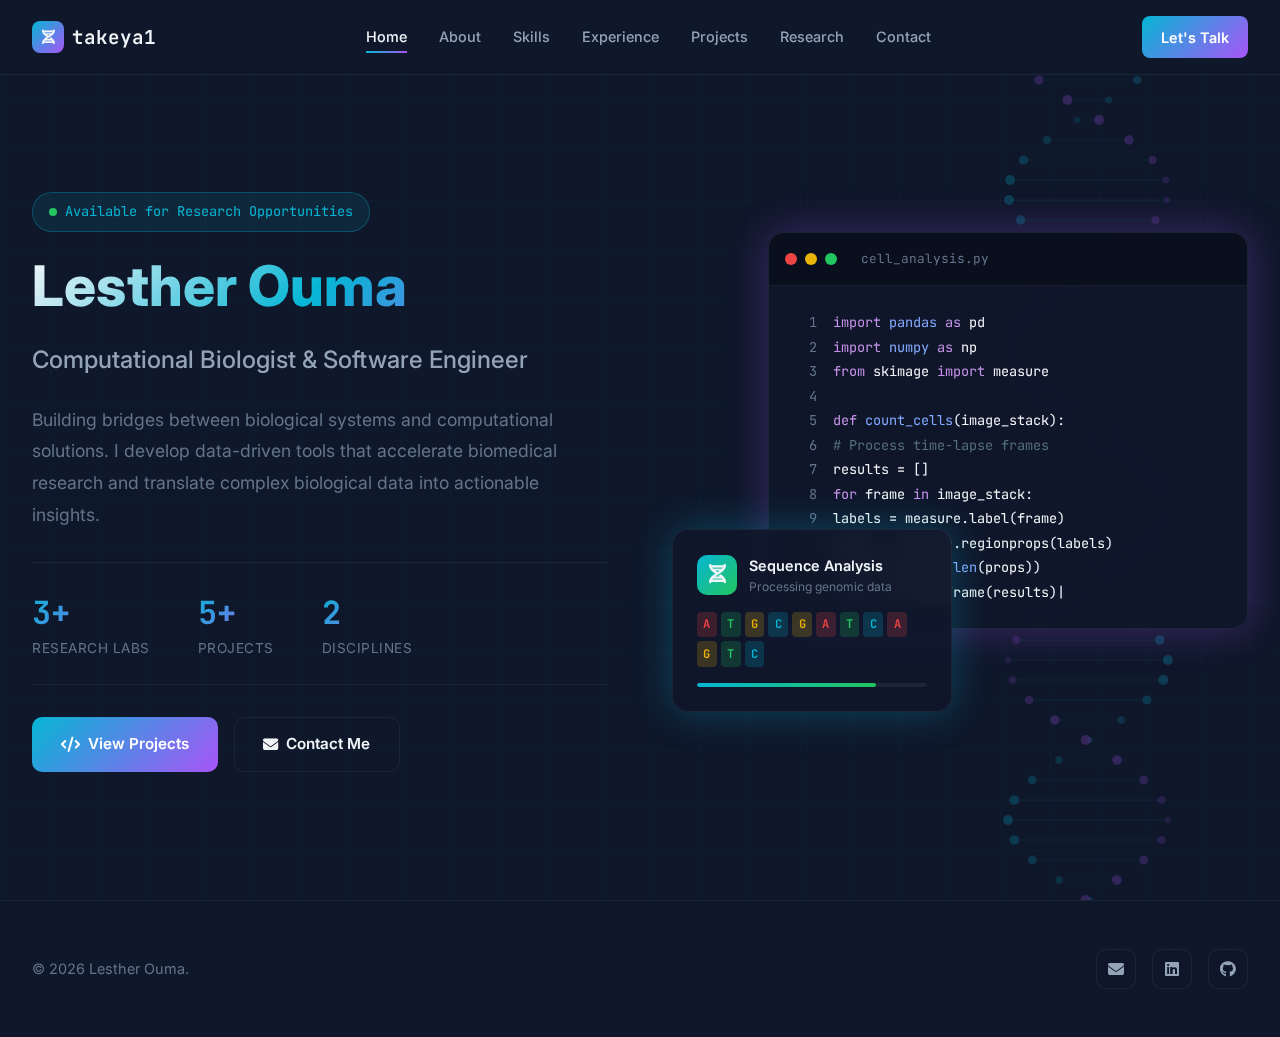
<file: index.html>
<!DOCTYPE html>
<html lang="en">
<head>
    <meta charset="UTF-8">
    <meta name="viewport" content="width=device-width, initial-scale=1.0">
    <title>Lesther Ouma | Computational Biology & Software Engineering</title>
    <link href="https://cdnjs.cloudflare.com/ajax/libs/font-awesome/6.4.0/css/all.min.css" rel="stylesheet">
    <link href="https://fonts.googleapis.com/css2?family=JetBrains+Mono:wght@400;500;600;700&family=Inter:wght@300;400;500;600;700;800&display=swap" rel="stylesheet">
    <link href="styles.css" rel="stylesheet">
</head>
<body>
    <!-- Background Elements -->
    <div class="bg-grid"></div>
    <canvas id="dna-canvas"></canvas>
    <div class="particles">
        <div class="particle" style="left: 10%; animation-delay: 0s;"></div>
        <div class="particle" style="left: 20%; animation-delay: -3s;"></div>
        <div class="particle" style="left: 30%; animation-delay: -6s;"></div>
        <div class="particle" style="left: 40%; animation-delay: -9s;"></div>
        <div class="particle" style="left: 50%; animation-delay: -12s;"></div>
        <div class="particle" style="left: 60%; animation-delay: -15s;"></div>
        <div class="particle" style="left: 70%; animation-delay: -2s;"></div>
        <div class="particle" style="left: 80%; animation-delay: -7s;"></div>
        <div class="particle" style="left: 90%; animation-delay: -11s;"></div>
    </div>

    <!-- Navigation -->
    <nav id="navbar">
        <div class="nav-container">
            <a href="index.html" class="logo">
                <div class="logo-icon"><i class="fas fa-dna"></i></div>
                <span>takeya1</span>
            </a>
            <ul class="nav-links">
                <li><a href="index.html" class="active">Home</a></li>
                <li><a href="about.html">About</a></li>
                <li><a href="skills.html">Skills</a></li>
                <li><a href="experience.html">Experience</a></li>
                <li><a href="projects.html">Projects</a></li>
                <li><a href="research.html">Research</a></li>
                <li><a href="contact.html">Contact</a></li>
            </ul>
            <a href="contact.html" class="nav-cta">Let's Talk</a>
            <button class="mobile-menu-btn" id="mobile-menu-btn">
                <i class="fas fa-bars"></i>
            </button>
        </div>
    </nav>

    <!-- Mobile Menu -->
    <div class="mobile-menu" id="mobile-menu">
        <button class="mobile-menu-close" id="mobile-menu-close">
            <i class="fas fa-times"></i>
        </button>
        <a href="index.html">Home</a>
        <a href="about.html">About</a>
        <a href="skills.html">Skills</a>
        <a href="experience.html">Experience</a>
        <a href="projects.html">Projects</a>
        <a href="research.html">Research</a>
        <a href="contact.html">Contact</a>
    </div>

    <!-- Hero Section -->
    <section id="home" class="hero">
        <div class="hero-container">
            <div class="hero-content">
                <div class="hero-badge">
                    <span class="pulse"></span>
                    Available for Research Opportunities
                </div>
                <h1>Lesther Ouma</h1>
                <p class="hero-subtitle">Computational Biologist & Software Engineer</p>
                <p class="hero-description">
                    Building bridges between biological systems and computational solutions.
                    I develop data-driven tools that accelerate biomedical research and translate
                    complex biological data into actionable insights.
                </p>
                <div class="hero-stats">
                    <div class="stat">
                        <div class="stat-value">3+</div>
                        <div class="stat-label">Research Labs</div>
                    </div>
                    <div class="stat">
                        <div class="stat-value">5+</div>
                        <div class="stat-label">Projects</div>
                    </div>
                    <div class="stat">
                        <div class="stat-value">2</div>
                        <div class="stat-label">Disciplines</div>
                    </div>
                </div>
                <div class="hero-buttons">
                    <a href="projects.html" class="btn btn-primary">
                        <i class="fas fa-code"></i> View Projects
                    </a>
                    <a href="contact.html" class="btn btn-secondary">
                        <i class="fas fa-envelope"></i> Contact Me
                    </a>
                </div>
            </div>
            <div class="hero-visual">
                <div class="code-window">
                    <div class="code-header">
                        <span class="code-dot red"></span>
                        <span class="code-dot yellow"></span>
                        <span class="code-dot green"></span>
                        <span class="code-title">cell_analysis.py</span>
                    </div>
                    <div class="code-content">
                        <div class="code-line">
                            <span class="line-number">1</span>
                            <span><span class="code-keyword">import</span> <span class="code-function">pandas</span> <span class="code-keyword">as</span> pd</span>
                        </div>
                        <div class="code-line">
                            <span class="line-number">2</span>
                            <span><span class="code-keyword">import</span> <span class="code-function">numpy</span> <span class="code-keyword">as</span> np</span>
                        </div>
                        <div class="code-line">
                            <span class="line-number">3</span>
                            <span><span class="code-keyword">from</span> skimage <span class="code-keyword">import</span> measure</span>
                        </div>
                        <div class="code-line">
                            <span class="line-number">4</span>
                            <span></span>
                        </div>
                        <div class="code-line">
                            <span class="line-number">5</span>
                            <span><span class="code-keyword">def</span> <span class="code-function">count_cells</span>(image_stack):</span>
                        </div>
                        <div class="code-line">
                            <span class="line-number">6</span>
                            <span>    <span class="code-comment"># Process time-lapse frames</span></span>
                        </div>
                        <div class="code-line">
                            <span class="line-number">7</span>
                            <span>    results = []</span>
                        </div>
                        <div class="code-line">
                            <span class="line-number">8</span>
                            <span>    <span class="code-keyword">for</span> frame <span class="code-keyword">in</span> image_stack:</span>
                        </div>
                        <div class="code-line">
                            <span class="line-number">9</span>
                            <span>        labels = measure.label(frame)</span>
                        </div>
                        <div class="code-line">
                            <span class="line-number">10</span>
                            <span>        props = measure.regionprops(labels)</span>
                        </div>
                        <div class="code-line">
                            <span class="line-number">11</span>
                            <span>        results.append(<span class="code-function">len</span>(props))</span>
                        </div>
                        <div class="code-line">
                            <span class="line-number">12</span>
                            <span>    <span class="code-keyword">return</span> pd.DataFrame(results)<span class="typing-cursor">|</span></span>
                        </div>
                    </div>
                </div>
                <div class="dna-card">
                    <div class="dna-card-header">
                        <div class="dna-card-icon"><i class="fas fa-dna"></i></div>
                        <div>
                            <div class="dna-card-title">Sequence Analysis</div>
                            <div class="dna-card-subtitle">Processing genomic data</div>
                        </div>
                    </div>
                    <div class="dna-sequence">
                        <span class="base base-a">A</span>
                        <span class="base base-t">T</span>
                        <span class="base base-g">G</span>
                        <span class="base base-c">C</span>
                        <span class="base base-g">G</span>
                        <span class="base base-a">A</span>
                        <span class="base base-t">T</span>
                        <span class="base base-c">C</span>
                        <span class="base base-a">A</span>
                        <span class="base base-g">G</span>
                        <span class="base base-t">T</span>
                        <span class="base base-c">C</span>
                    </div>
                    <div class="dna-bar">
                        <div class="dna-bar-fill"></div>
                    </div>
                </div>
            </div>
        </div>
    </section>

    <!-- Footer -->
    <footer>
        <div class="footer-content">
            <p class="footer-text">&copy; 2026 Lesther Ouma.</p>
            <div class="footer-social">
                <a href="mailto:lestherouma@gmail.com" title="Email">
                    <i class="fas fa-envelope"></i>
                </a>
                <a href="https://linkedin.com/in/lesther-ouma-102a312b6" target="_blank" title="LinkedIn">
                    <i class="fab fa-linkedin"></i>
                </a>
                <a href="https://github.com/Takeya1" target="_blank" title="GitHub">
                    <i class="fab fa-github"></i>
                </a>
            </div>
        </div>
    </footer>

    <script src="main.js"></script>
</body>
</html>
</file>
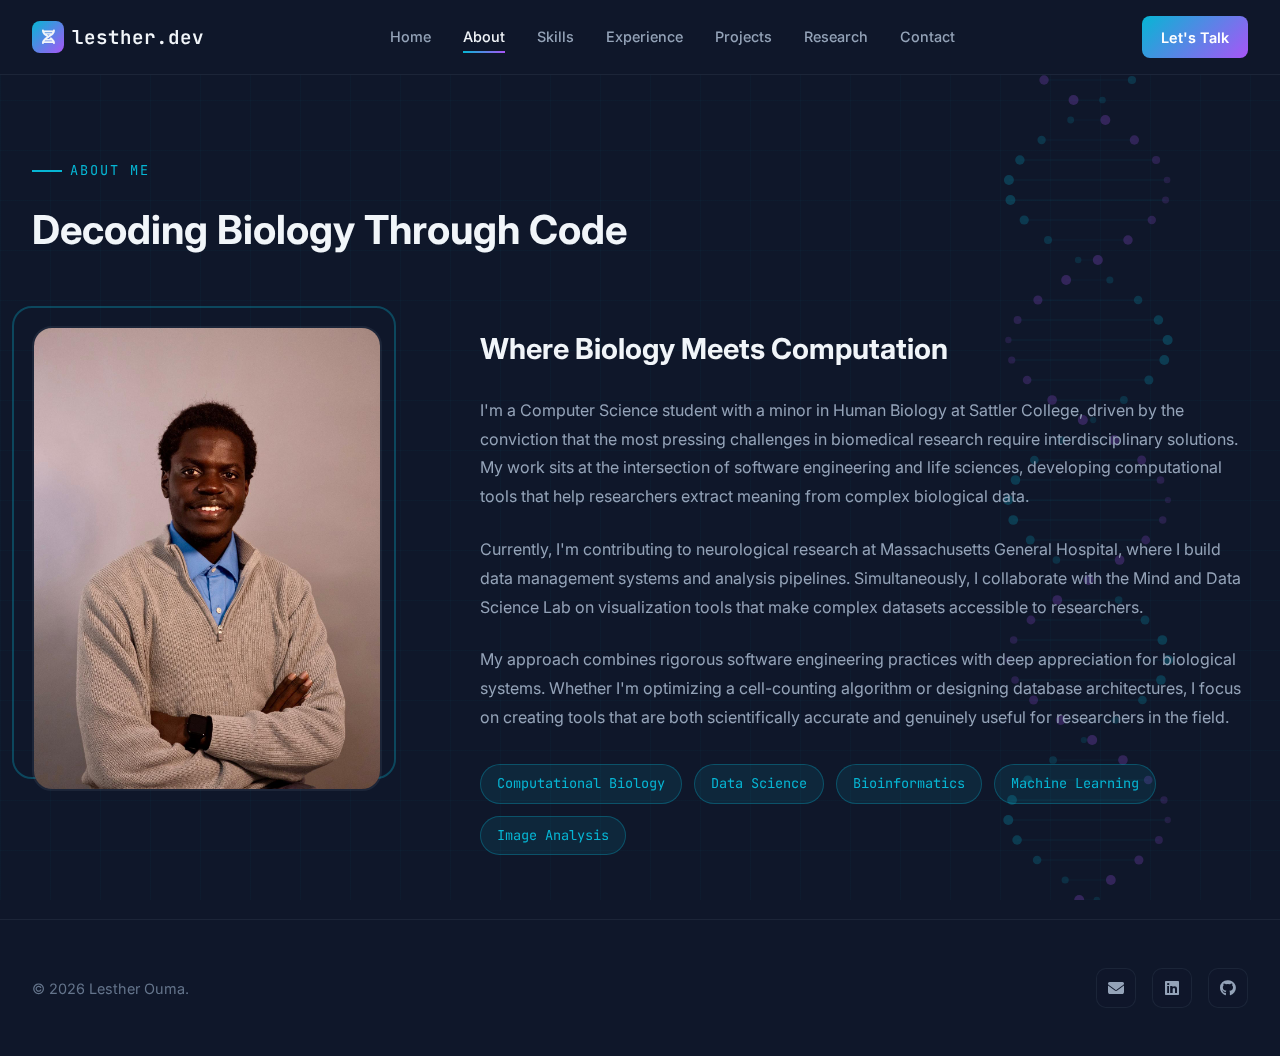
<file: about.html>
<!DOCTYPE html>
<html lang="en">
<head>
    <meta charset="UTF-8">
    <meta name="viewport" content="width=device-width, initial-scale=1.0">
    <title>About | Lesther Ouma</title>
    <link href="https://cdnjs.cloudflare.com/ajax/libs/font-awesome/6.4.0/css/all.min.css" rel="stylesheet">
    <link href="https://fonts.googleapis.com/css2?family=JetBrains+Mono:wght@400;500;600;700&family=Inter:wght@300;400;500;600;700;800&display=swap" rel="stylesheet">
    <link href="styles.css" rel="stylesheet">
</head>
<body>
    <!-- Background Elements -->
    <div class="bg-grid"></div>
    <canvas id="dna-canvas"></canvas>
    <div class="particles">
        <div class="particle" style="left: 10%; animation-delay: 0s;"></div>
        <div class="particle" style="left: 20%; animation-delay: -3s;"></div>
        <div class="particle" style="left: 30%; animation-delay: -6s;"></div>
        <div class="particle" style="left: 40%; animation-delay: -9s;"></div>
        <div class="particle" style="left: 50%; animation-delay: -12s;"></div>
        <div class="particle" style="left: 60%; animation-delay: -15s;"></div>
        <div class="particle" style="left: 70%; animation-delay: -2s;"></div>
        <div class="particle" style="left: 80%; animation-delay: -7s;"></div>
        <div class="particle" style="left: 90%; animation-delay: -11s;"></div>
    </div>

    <!-- Navigation -->
    <nav id="navbar">
        <div class="nav-container">
            <a href="index.html" class="logo">
                <div class="logo-icon"><i class="fas fa-dna"></i></div>
                <span>lesther.dev</span>
            </a>
            <ul class="nav-links">
                <li><a href="index.html">Home</a></li>
                <li><a href="about.html" class="active">About</a></li>
                <li><a href="skills.html">Skills</a></li>
                <li><a href="experience.html">Experience</a></li>
                <li><a href="projects.html">Projects</a></li>
                <li><a href="research.html">Research</a></li>
                <li><a href="contact.html">Contact</a></li>
            </ul>
            <a href="contact.html" class="nav-cta">Let's Talk</a>
            <button class="mobile-menu-btn" id="mobile-menu-btn">
                <i class="fas fa-bars"></i>
            </button>
        </div>
    </nav>

    <!-- Mobile Menu -->
    <div class="mobile-menu" id="mobile-menu">
        <button class="mobile-menu-close" id="mobile-menu-close">
            <i class="fas fa-times"></i>
        </button>
        <a href="index.html">Home</a>
        <a href="about.html">About</a>
        <a href="skills.html">Skills</a>
        <a href="experience.html">Experience</a>
        <a href="projects.html">Projects</a>
        <a href="research.html">Research</a>
        <a href="contact.html">Contact</a>
    </div>

    <!-- About Section -->
    <section class="page-header section">
        <div class="section-container">
            <div class="section-header">
                <div class="section-label">About Me</div>
                <h2 class="section-title">Decoding Biology Through Code</h2>
            </div>
            <div class="about-grid">
                <div class="about-image-container fade-in">
                    <div class="about-image-decoration"></div>
                    <img src="profile.jpg" alt="Lesther Ouma" class="about-image">
                </div>
                <div class="about-content fade-in">
                    <h3>Where Biology Meets Computation</h3>
                    <p>
                        I'm a Computer Science student with a minor in Human Biology at Sattler College,
                        driven by the conviction that the most pressing challenges in biomedical research
                        require interdisciplinary solutions. My work sits at the intersection of software
                        engineering and life sciences, developing computational tools that help researchers
                        extract meaning from complex biological data.
                    </p>
                    <p>
                        Currently, I'm contributing to neurological research at Massachusetts General Hospital,
                        where I build data management systems and analysis pipelines. Simultaneously, I collaborate
                        with the Mind and Data Science Lab on visualization tools that make complex datasets
                        accessible to researchers.
                    </p>
                    <p>
                        My approach combines rigorous software engineering practices with deep appreciation
                        for biological systems. Whether I'm optimizing a cell-counting algorithm or designing
                        database architectures, I focus on creating tools that are both scientifically
                        accurate and genuinely useful for researchers in the field.
                    </p>
                    <div class="about-tags">
                        <span class="about-tag">Computational Biology</span>
                        <span class="about-tag">Data Science</span>
                        <span class="about-tag">Bioinformatics</span>
                        <span class="about-tag">Machine Learning</span>
                        <span class="about-tag">Image Analysis</span>
                    </div>
                </div>
            </div>
        </div>
    </section>

    <!-- Footer -->
    <footer>
        <div class="footer-content">
            <p class="footer-text">&copy; 2026 Lesther Ouma.</p>
            <div class="footer-social">
                <a href="mailto:lestherouma@gmail.com" title="Email">
                    <i class="fas fa-envelope"></i>
                </a>
                <a href="https://linkedin.com/in/lesther-ouma-102a312b6" target="_blank" title="LinkedIn">
                    <i class="fab fa-linkedin"></i>
                </a>
                <a href="https://github.com/Takeya1" target="_blank" title="GitHub">
                    <i class="fab fa-github"></i>
                </a>
            </div>
        </div>
    </footer>

    <script src="main.js"></script>
</body>
</html>
</file>
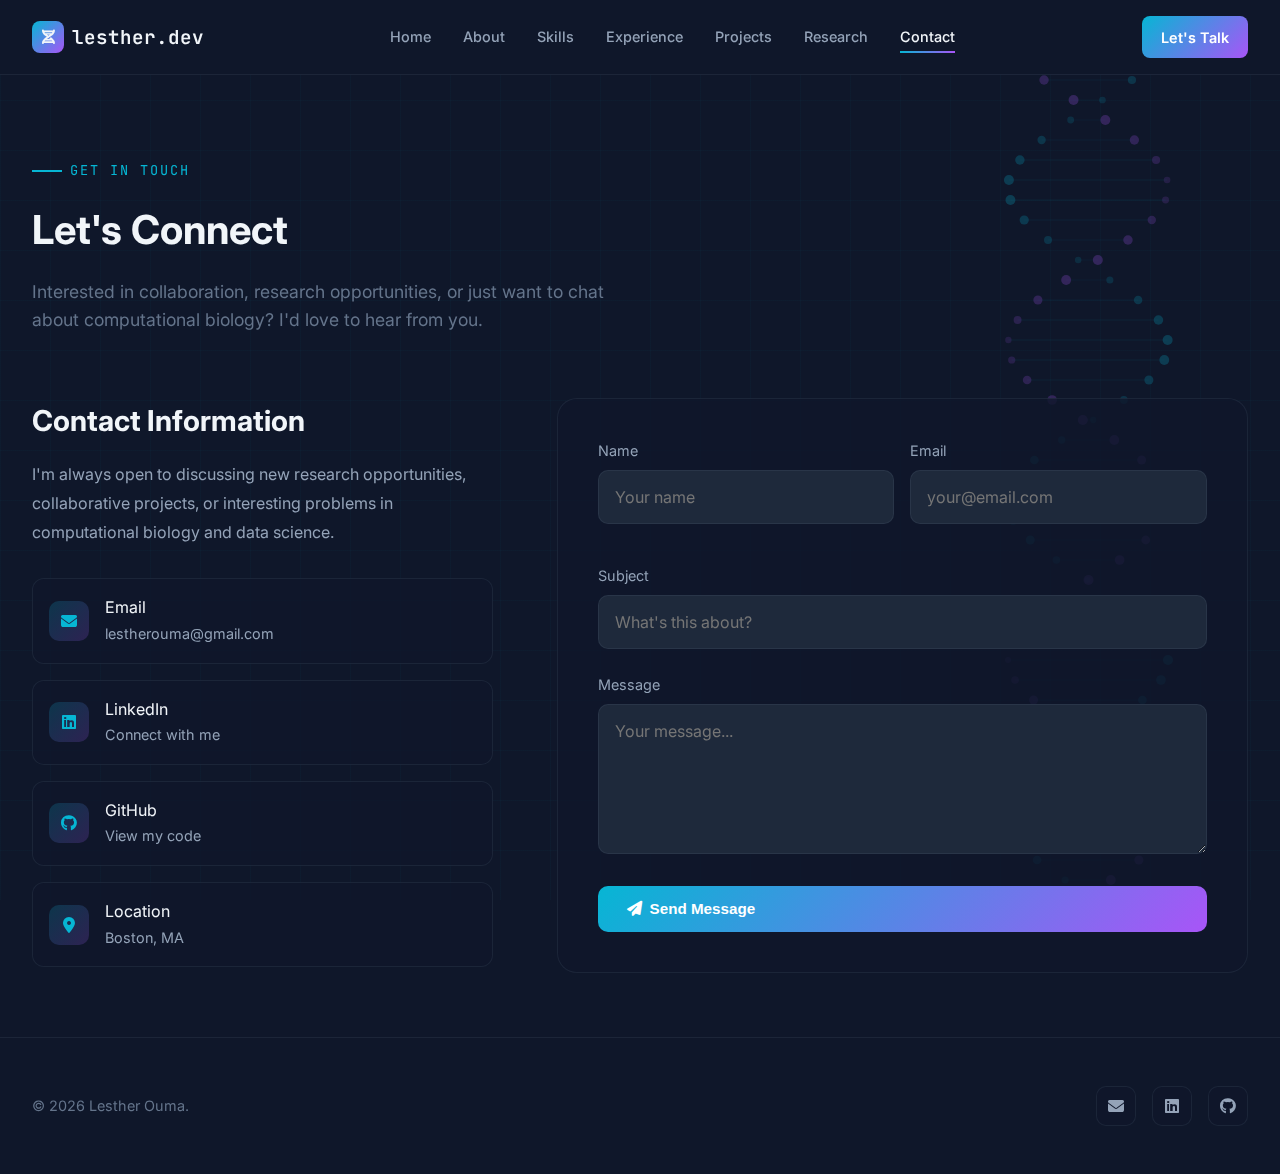
<file: contact.html>
<!DOCTYPE html>
<html lang="en">
<head>
    <meta charset="UTF-8">
    <meta name="viewport" content="width=device-width, initial-scale=1.0">
    <title>Contact | Lesther Ouma</title>
    <link href="https://cdnjs.cloudflare.com/ajax/libs/font-awesome/6.4.0/css/all.min.css" rel="stylesheet">
    <link href="https://fonts.googleapis.com/css2?family=JetBrains+Mono:wght@400;500;600;700&family=Inter:wght@300;400;500;600;700;800&display=swap" rel="stylesheet">
    <link href="styles.css" rel="stylesheet">
</head>
<body>
    <!-- Background Elements -->
    <div class="bg-grid"></div>
    <canvas id="dna-canvas"></canvas>
    <div class="particles">
        <div class="particle" style="left: 10%; animation-delay: 0s;"></div>
        <div class="particle" style="left: 20%; animation-delay: -3s;"></div>
        <div class="particle" style="left: 30%; animation-delay: -6s;"></div>
        <div class="particle" style="left: 40%; animation-delay: -9s;"></div>
        <div class="particle" style="left: 50%; animation-delay: -12s;"></div>
        <div class="particle" style="left: 60%; animation-delay: -15s;"></div>
        <div class="particle" style="left: 70%; animation-delay: -2s;"></div>
        <div class="particle" style="left: 80%; animation-delay: -7s;"></div>
        <div class="particle" style="left: 90%; animation-delay: -11s;"></div>
    </div>

    <!-- Navigation -->
    <nav id="navbar">
        <div class="nav-container">
            <a href="index.html" class="logo">
                <div class="logo-icon"><i class="fas fa-dna"></i></div>
                <span>lesther.dev</span>
            </a>
            <ul class="nav-links">
                <li><a href="index.html">Home</a></li>
                <li><a href="about.html">About</a></li>
                <li><a href="skills.html">Skills</a></li>
                <li><a href="experience.html">Experience</a></li>
                <li><a href="projects.html">Projects</a></li>
                <li><a href="research.html">Research</a></li>
                <li><a href="contact.html" class="active">Contact</a></li>
            </ul>
            <a href="contact.html" class="nav-cta">Let's Talk</a>
            <button class="mobile-menu-btn" id="mobile-menu-btn">
                <i class="fas fa-bars"></i>
            </button>
        </div>
    </nav>

    <!-- Mobile Menu -->
    <div class="mobile-menu" id="mobile-menu">
        <button class="mobile-menu-close" id="mobile-menu-close">
            <i class="fas fa-times"></i>
        </button>
        <a href="index.html">Home</a>
        <a href="about.html">About</a>
        <a href="skills.html">Skills</a>
        <a href="experience.html">Experience</a>
        <a href="projects.html">Projects</a>
        <a href="research.html">Research</a>
        <a href="contact.html">Contact</a>
    </div>

    <!-- Contact Section -->
    <section class="page-header section">
        <div class="section-container">
            <div class="section-header">
                <div class="section-label">Get In Touch</div>
                <h2 class="section-title">Let's Connect</h2>
                <p class="section-subtitle">
                    Interested in collaboration, research opportunities, or just want to chat about
                    computational biology? I'd love to hear from you.
                </p>
            </div>
            <div class="contact-grid">
                <div class="contact-info fade-in">
                    <h3>Contact Information</h3>
                    <p>
                        I'm always open to discussing new research opportunities,
                        collaborative projects, or interesting problems in computational biology
                        and data science.
                    </p>
                    <div class="contact-links">
                        <a href="mailto:lestherouma@gmail.com" class="contact-link">
                            <i class="fas fa-envelope"></i>
                            <div>
                                <div>Email</div>
                                <span>lestherouma@gmail.com</span>
                            </div>
                        </a>
                        <a href="https://linkedin.com/in/lesther-ouma-102a312b6" class="contact-link" target="_blank">
                            <i class="fab fa-linkedin"></i>
                            <div>
                                <div>LinkedIn</div>
                                <span>Connect with me</span>
                            </div>
                        </a>
                        <a href="https://github.com/Takeya1" class="contact-link" target="_blank">
                            <i class="fab fa-github"></i>
                            <div>
                                <div>GitHub</div>
                                <span>View my code</span>
                            </div>
                        </a>
                        <div class="contact-link">
                            <i class="fas fa-map-marker-alt"></i>
                            <div>
                                <div>Location</div>
                                <span>Boston, MA</span>
                            </div>
                        </div>
                    </div>
                </div>
                <div class="contact-form fade-in">
                    <form id="contact-form" action="https://formspree.io/f/mykpqley" method="POST">
                        <div class="form-row">
                            <div class="form-group">
                                <label for="name">Name</label>
                                <input type="text" id="name" name="name" placeholder="Your name" required>
                            </div>
                            <div class="form-group">
                                <label for="email">Email</label>
                                <input type="email" id="email" name="email" placeholder="your@email.com" required>
                            </div>
                        </div>
                        <div class="form-group">
                            <label for="subject">Subject</label>
                            <input type="text" id="subject" name="subject" placeholder="What's this about?">
                        </div>
                        <div class="form-group">
                            <label for="message">Message</label>
                            <textarea id="message" name="message" placeholder="Your message..." required></textarea>
                        </div>
                        <button type="submit" class="btn btn-primary" style="width: 100%;">
                            <i class="fas fa-paper-plane"></i> Send Message
                        </button>
                    </form>
                </div>
            </div>
        </div>
    </section>

    <!-- Footer -->
    <footer>
        <div class="footer-content">
            <p class="footer-text">&copy; 2026 Lesther Ouma.</p>
            <div class="footer-social">
                <a href="mailto:lestherouma@gmail.com" title="Email">
                    <i class="fas fa-envelope"></i>
                </a>
                <a href="https://linkedin.com/in/lesther-ouma-102a312b6" target="_blank" title="LinkedIn">
                    <i class="fab fa-linkedin"></i>
                </a>
                <a href="https://github.com/Takeya1" target="_blank" title="GitHub">
                    <i class="fab fa-github"></i>
                </a>
            </div>
        </div>
    </footer>

    <script src="main.js"></script>
</body>
</html>
</file>
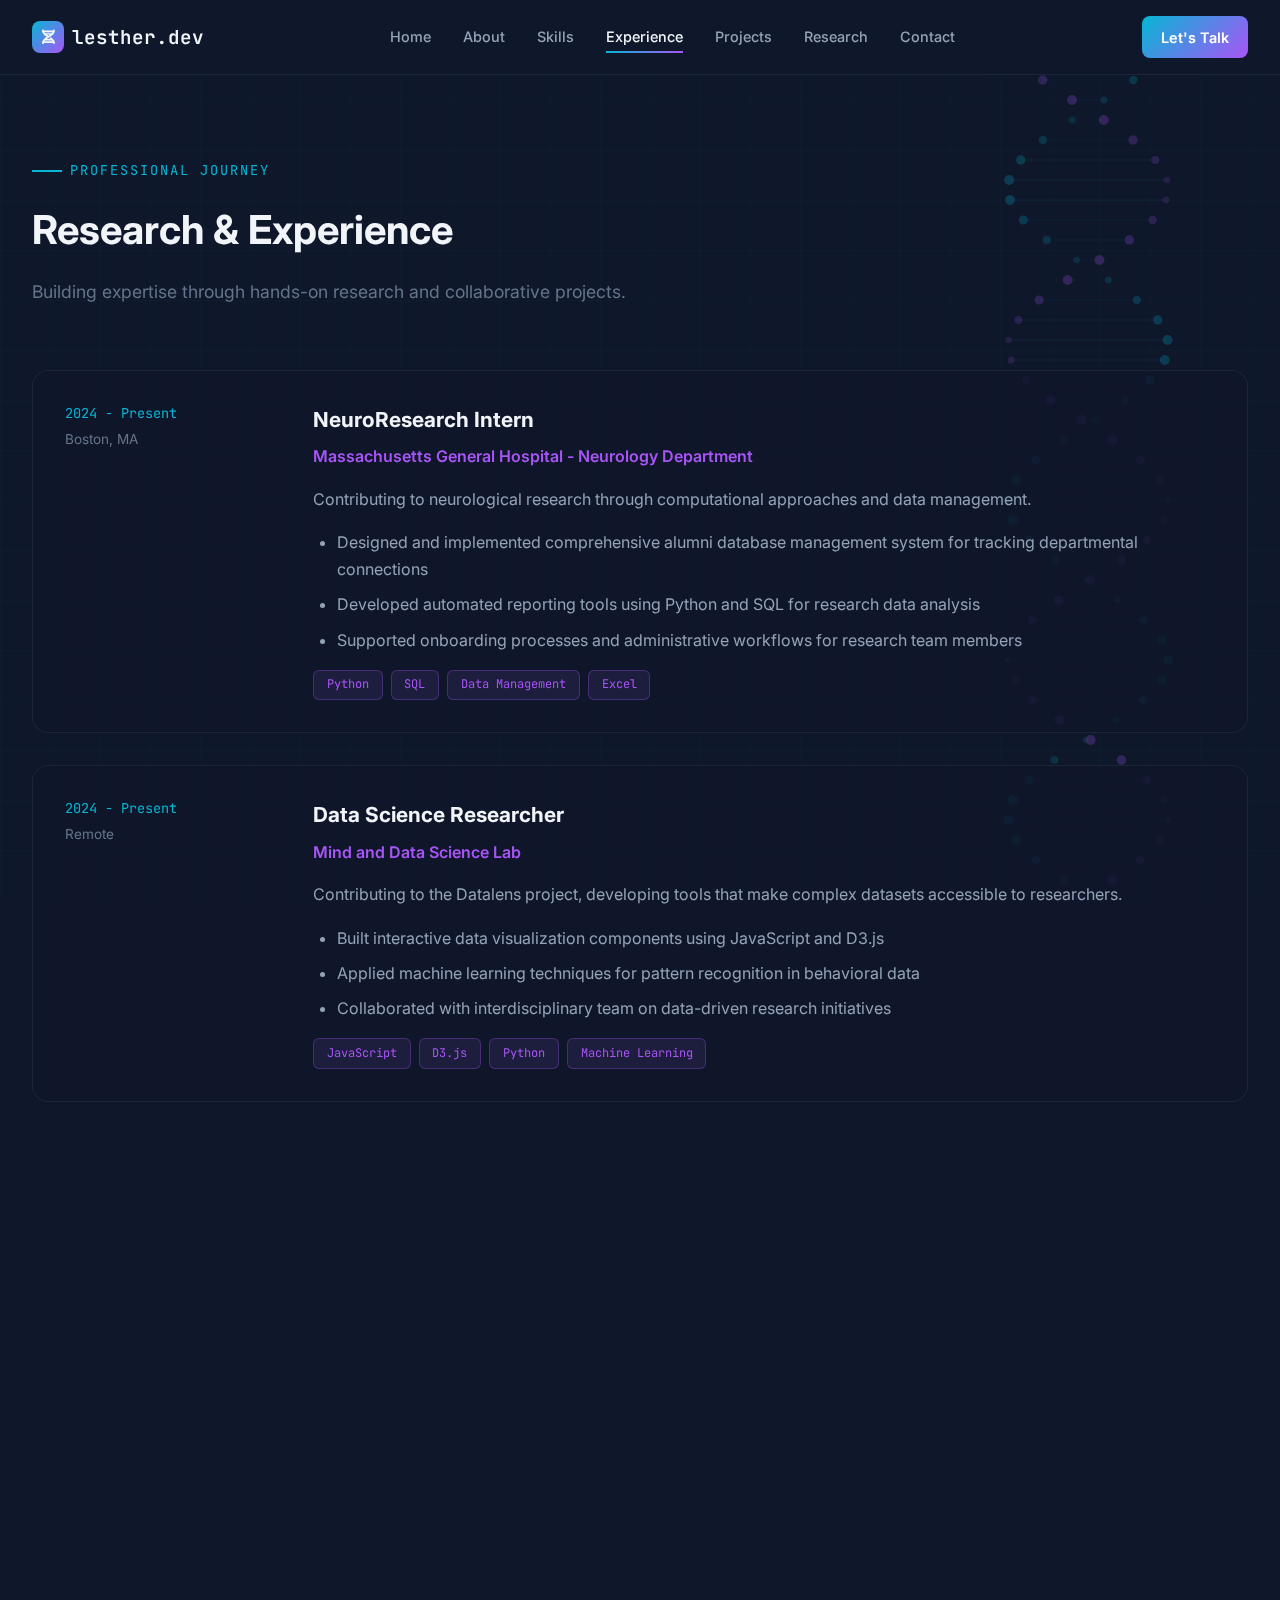
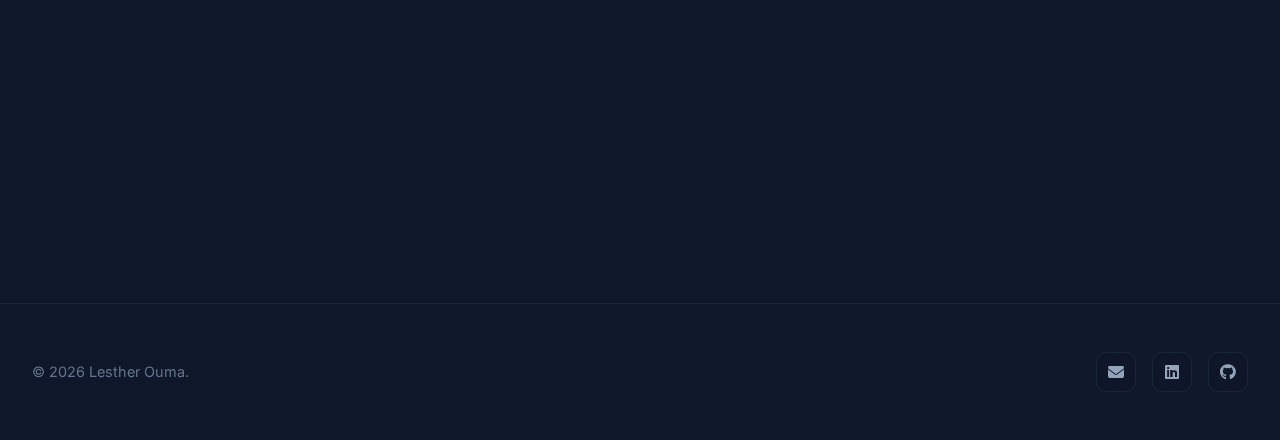
<file: experience.html>
<!DOCTYPE html>
<html lang="en">
<head>
    <meta charset="UTF-8">
    <meta name="viewport" content="width=device-width, initial-scale=1.0">
    <title>Experience | Lesther Ouma</title>
    <link href="https://cdnjs.cloudflare.com/ajax/libs/font-awesome/6.4.0/css/all.min.css" rel="stylesheet">
    <link href="https://fonts.googleapis.com/css2?family=JetBrains+Mono:wght@400;500;600;700&family=Inter:wght@300;400;500;600;700;800&display=swap" rel="stylesheet">
    <link href="styles.css" rel="stylesheet">
</head>
<body>
    <!-- Background Elements -->
    <div class="bg-grid"></div>
    <canvas id="dna-canvas"></canvas>
    <div class="particles">
        <div class="particle" style="left: 10%; animation-delay: 0s;"></div>
        <div class="particle" style="left: 20%; animation-delay: -3s;"></div>
        <div class="particle" style="left: 30%; animation-delay: -6s;"></div>
        <div class="particle" style="left: 40%; animation-delay: -9s;"></div>
        <div class="particle" style="left: 50%; animation-delay: -12s;"></div>
        <div class="particle" style="left: 60%; animation-delay: -15s;"></div>
        <div class="particle" style="left: 70%; animation-delay: -2s;"></div>
        <div class="particle" style="left: 80%; animation-delay: -7s;"></div>
        <div class="particle" style="left: 90%; animation-delay: -11s;"></div>
    </div>

    <!-- Navigation -->
    <nav id="navbar">
        <div class="nav-container">
            <a href="index.html" class="logo">
                <div class="logo-icon"><i class="fas fa-dna"></i></div>
                <span>lesther.dev</span>
            </a>
            <ul class="nav-links">
                <li><a href="index.html">Home</a></li>
                <li><a href="about.html">About</a></li>
                <li><a href="skills.html">Skills</a></li>
                <li><a href="experience.html" class="active">Experience</a></li>
                <li><a href="projects.html">Projects</a></li>
                <li><a href="research.html">Research</a></li>
                <li><a href="contact.html">Contact</a></li>
            </ul>
            <a href="contact.html" class="nav-cta">Let's Talk</a>
            <button class="mobile-menu-btn" id="mobile-menu-btn">
                <i class="fas fa-bars"></i>
            </button>
        </div>
    </nav>

    <!-- Mobile Menu -->
    <div class="mobile-menu" id="mobile-menu">
        <button class="mobile-menu-close" id="mobile-menu-close">
            <i class="fas fa-times"></i>
        </button>
        <a href="index.html">Home</a>
        <a href="about.html">About</a>
        <a href="skills.html">Skills</a>
        <a href="experience.html">Experience</a>
        <a href="projects.html">Projects</a>
        <a href="research.html">Research</a>
        <a href="contact.html">Contact</a>
    </div>

    <!-- Experience Section -->
    <section class="page-header section">
        <div class="section-container">
            <div class="section-header">
                <div class="section-label">Professional Journey</div>
                <h2 class="section-title">Research & Experience</h2>
                <p class="section-subtitle">
                    Building expertise through hands-on research and collaborative projects.
                </p>
            </div>
            <div class="experience-grid">
                <div class="exp-card fade-in">
                    <div class="exp-meta">
                        <div class="exp-date">2024 - Present</div>
                        <div class="exp-location">Boston, MA</div>
                    </div>
                    <div class="exp-content">
                        <h3>NeuroResearch Intern</h3>
                        <div class="exp-company">Massachusetts General Hospital - Neurology Department</div>
                        <div class="exp-description">
                            Contributing to neurological research through computational approaches and data management.
                            <ul>
                                <li>Designed and implemented comprehensive alumni database management system for tracking departmental connections</li>
                                <li>Developed automated reporting tools using Python and SQL for research data analysis</li>
                                <li>Supported onboarding processes and administrative workflows for research team members</li>
                            </ul>
                        </div>
                        <div class="exp-tech">
                            <span>Python</span>
                            <span>SQL</span>
                            <span>Data Management</span>
                            <span>Excel</span>
                        </div>
                    </div>
                </div>
                <div class="exp-card fade-in">
                    <div class="exp-meta">
                        <div class="exp-date">2024 - Present</div>
                        <div class="exp-location">Remote</div>
                    </div>
                    <div class="exp-content">
                        <h3>Data Science Researcher</h3>
                        <div class="exp-company">Mind and Data Science Lab</div>
                        <div class="exp-description">
                            Contributing to the Datalens project, developing tools that make complex datasets accessible to researchers.
                            <ul>
                                <li>Built interactive data visualization components using JavaScript and D3.js</li>
                                <li>Applied machine learning techniques for pattern recognition in behavioral data</li>
                                <li>Collaborated with interdisciplinary team on data-driven research initiatives</li>
                            </ul>
                        </div>
                        <div class="exp-tech">
                            <span>JavaScript</span>
                            <span>D3.js</span>
                            <span>Python</span>
                            <span>Machine Learning</span>
                        </div>
                    </div>
                </div>
                <div class="exp-card fade-in">
                    <div class="exp-meta">
                        <div class="exp-date">2024 - Present</div>
                        <div class="exp-location">Boston, MA</div>
                    </div>
                    <div class="exp-content">
                        <h3>Bioinformatics Research Collaborator</h3>
                        <div class="exp-company">Local Laboratory Partnership</div>
                        <div class="exp-description">
                            Developing computational tools for biological image analysis under resource constraints.
                            <ul>
                                <li>Built Python-based cell counting tool for time-lapse microscopy image analysis</li>
                                <li>Optimized algorithms for accurate cell detection using scikit-image and OpenCV</li>
                                <li>Created automated pipelines for processing large image datasets with Pandas</li>
                            </ul>
                        </div>
                        <div class="exp-tech">
                            <span>Python</span>
                            <span>Pandas</span>
                            <span>OpenCV</span>
                            <span>scikit-image</span>
                        </div>
                    </div>
                </div>
                <div class="exp-card fade-in">
                    <div class="exp-meta">
                        <div class="exp-date">2023 - Present</div>
                        <div class="exp-location">Boston, MA</div>
                    </div>
                    <div class="exp-content">
                        <h3>Campus Coordinator & Assistant Librarian</h3>
                        <div class="exp-company">Sattler College</div>
                        <div class="exp-description">
                            Managing campus operations while supporting academic research infrastructure.
                            <ul>
                                <li>Coordinate campus logistics and student engagement initiatives</li>
                                <li>Maintain and organize library materials, supporting student research needs</li>
                                <li>Foster collaborative academic environment through effective resource management</li>
                            </ul>
                        </div>
                        <div class="exp-tech">
                            <span>Project Management</span>
                            <span>Research Support</span>
                            <span>Organization</span>
                        </div>
                    </div>
                </div>
            </div>
        </div>
    </section>

    <!-- Footer -->
    <footer>
        <div class="footer-content">
            <p class="footer-text">&copy; 2026 Lesther Ouma.</p>
            <div class="footer-social">
                <a href="mailto:lestherouma@gmail.com" title="Email">
                    <i class="fas fa-envelope"></i>
                </a>
                <a href="https://linkedin.com/in/lesther-ouma-102a312b6" target="_blank" title="LinkedIn">
                    <i class="fab fa-linkedin"></i>
                </a>
                <a href="https://github.com/Takeya1" target="_blank" title="GitHub">
                    <i class="fab fa-github"></i>
                </a>
            </div>
        </div>
    </footer>

    <script src="main.js"></script>
</body>
</html>
</file>
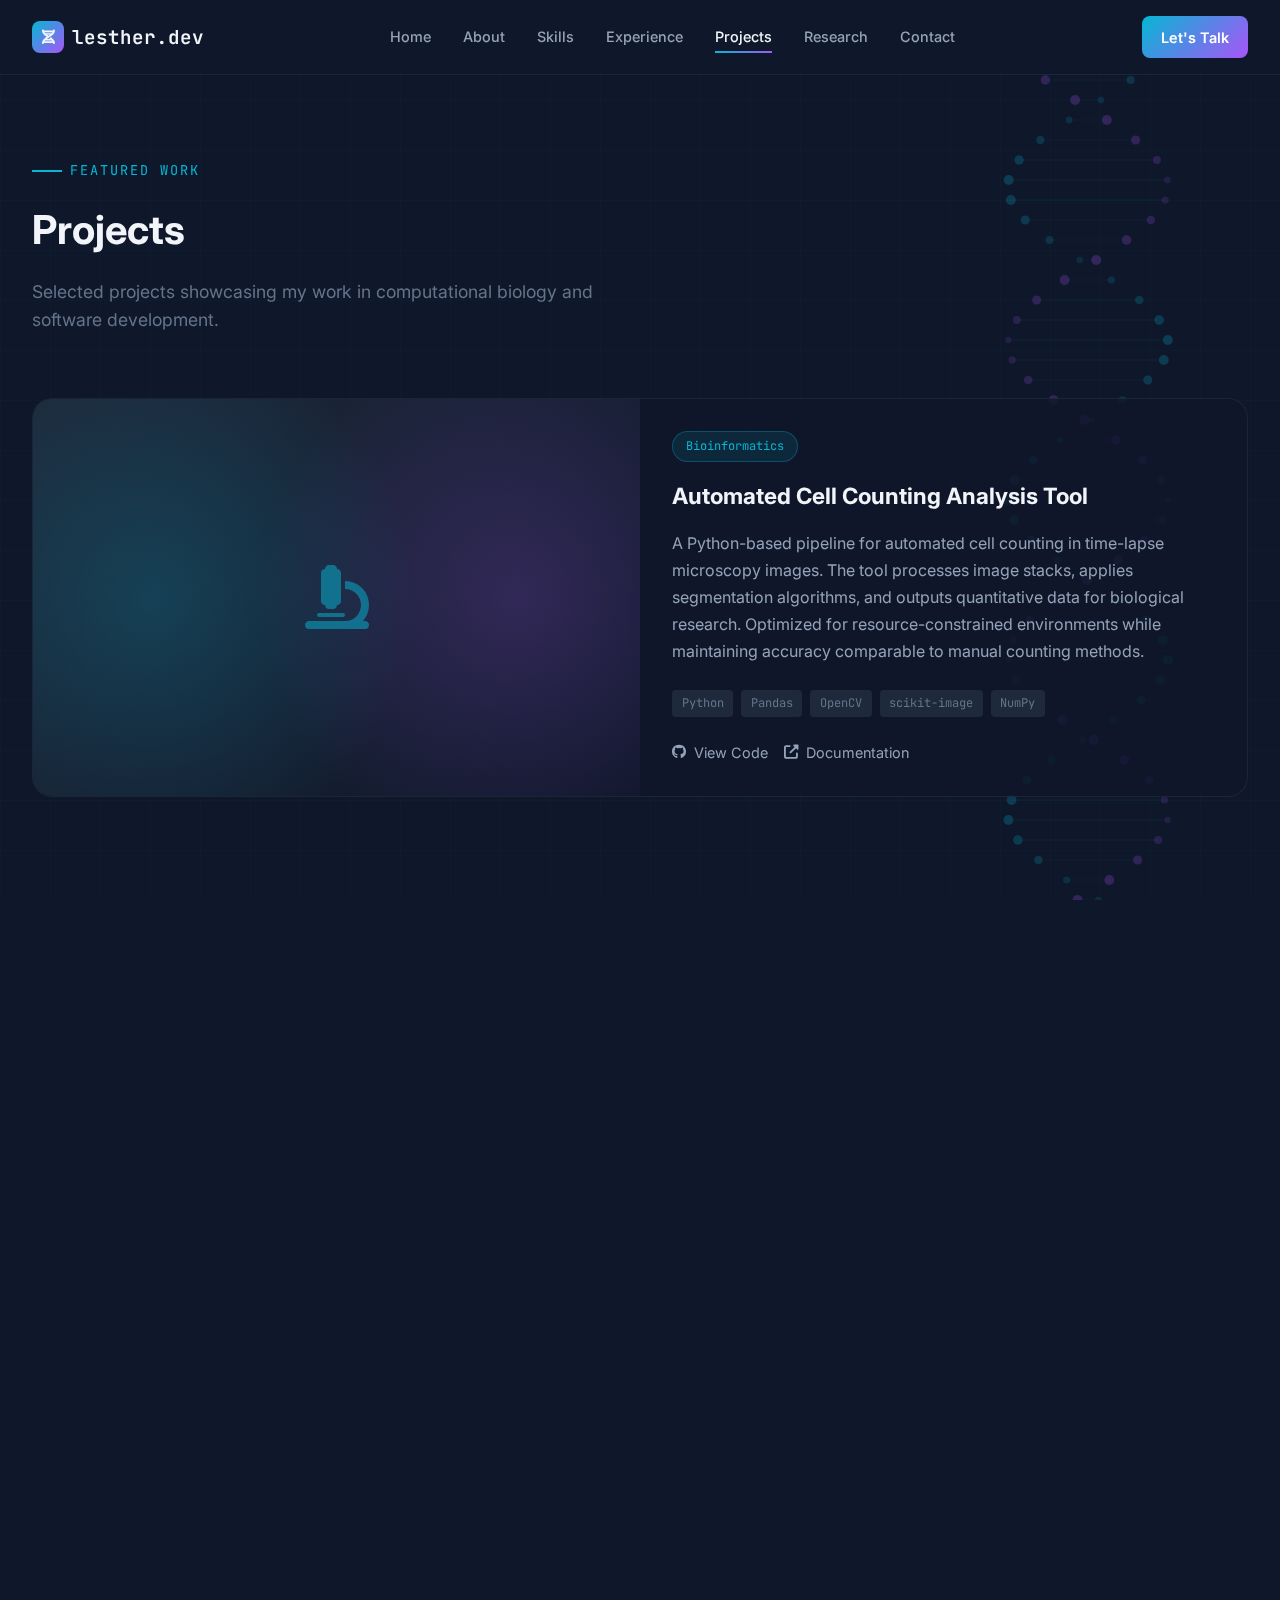
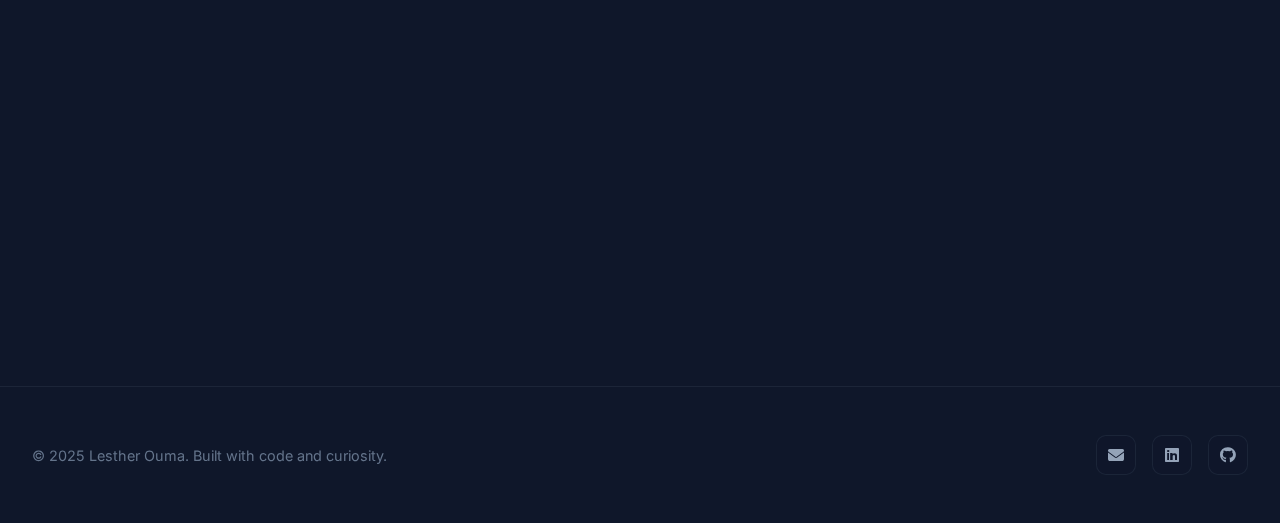
<file: projects.html>
<!DOCTYPE html>
<html lang="en">
<head>
    <meta charset="UTF-8">
    <meta name="viewport" content="width=device-width, initial-scale=1.0">
    <title>Projects | Lesther Ouma</title>
    <link href="https://cdnjs.cloudflare.com/ajax/libs/font-awesome/6.4.0/css/all.min.css" rel="stylesheet">
    <link href="https://fonts.googleapis.com/css2?family=JetBrains+Mono:wght@400;500;600;700&family=Inter:wght@300;400;500;600;700;800&display=swap" rel="stylesheet">
    <link href="styles.css" rel="stylesheet">
</head>
<body>
    <!-- Background Elements -->
    <div class="bg-grid"></div>
    <canvas id="dna-canvas"></canvas>
    <div class="particles">
        <div class="particle" style="left: 10%; animation-delay: 0s;"></div>
        <div class="particle" style="left: 20%; animation-delay: -3s;"></div>
        <div class="particle" style="left: 30%; animation-delay: -6s;"></div>
        <div class="particle" style="left: 40%; animation-delay: -9s;"></div>
        <div class="particle" style="left: 50%; animation-delay: -12s;"></div>
        <div class="particle" style="left: 60%; animation-delay: -15s;"></div>
        <div class="particle" style="left: 70%; animation-delay: -2s;"></div>
        <div class="particle" style="left: 80%; animation-delay: -7s;"></div>
        <div class="particle" style="left: 90%; animation-delay: -11s;"></div>
    </div>

    <!-- Navigation -->
    <nav id="navbar">
        <div class="nav-container">
            <a href="index.html" class="logo">
                <div class="logo-icon"><i class="fas fa-dna"></i></div>
                <span>lesther.dev</span>
            </a>
            <ul class="nav-links">
                <li><a href="index.html">Home</a></li>
                <li><a href="about.html">About</a></li>
                <li><a href="skills.html">Skills</a></li>
                <li><a href="experience.html">Experience</a></li>
                <li><a href="projects.html" class="active">Projects</a></li>
                <li><a href="research.html">Research</a></li>
                <li><a href="contact.html">Contact</a></li>
            </ul>
            <a href="contact.html" class="nav-cta">Let's Talk</a>
            <button class="mobile-menu-btn" id="mobile-menu-btn">
                <i class="fas fa-bars"></i>
            </button>
        </div>
    </nav>

    <!-- Mobile Menu -->
    <div class="mobile-menu" id="mobile-menu">
        <button class="mobile-menu-close" id="mobile-menu-close">
            <i class="fas fa-times"></i>
        </button>
        <a href="index.html">Home</a>
        <a href="about.html">About</a>
        <a href="skills.html">Skills</a>
        <a href="experience.html">Experience</a>
        <a href="projects.html">Projects</a>
        <a href="research.html">Research</a>
        <a href="contact.html">Contact</a>
    </div>

    <!-- Projects Section -->
    <section class="page-header section">
        <div class="section-container">
            <div class="section-header">
                <div class="section-label">Featured Work</div>
                <h2 class="section-title">Projects</h2>
                <p class="section-subtitle">
                    Selected projects showcasing my work in computational biology and software development.
                </p>
            </div>
            <div class="projects-grid">
                <div class="project-card featured fade-in">
                    <div class="project-image">
                        <i class="fas fa-microscope project-image-icon"></i>
                    </div>
                    <div class="project-content">
                        <span class="project-tag">Bioinformatics</span>
                        <h3 class="project-title">Automated Cell Counting Analysis Tool</h3>
                        <p class="project-description">
                            A Python-based pipeline for automated cell counting in time-lapse microscopy images.
                            The tool processes image stacks, applies segmentation algorithms, and outputs
                            quantitative data for biological research. Optimized for resource-constrained
                            environments while maintaining accuracy comparable to manual counting methods.
                        </p>
                        <div class="project-tech-stack">
                            <span>Python</span>
                            <span>Pandas</span>
                            <span>OpenCV</span>
                            <span>scikit-image</span>
                            <span>NumPy</span>
                        </div>
                        <div class="project-links">
                            <a href="#" class="project-link">
                                <i class="fab fa-github"></i> View Code
                            </a>
                            <a href="#" class="project-link">
                                <i class="fas fa-external-link-alt"></i> Documentation
                            </a>
                        </div>
                    </div>
                </div>
                <div class="project-card fade-in">
                    <div class="project-image">
                        <i class="fas fa-chart-line project-image-icon"></i>
                    </div>
                    <div class="project-content">
                        <span class="project-tag">Data Visualization</span>
                        <h3 class="project-title">Datalens Platform</h3>
                        <p class="project-description">
                            Contributed to interactive data visualization platform enabling researchers
                            to explore complex behavioral and cognitive datasets through intuitive visual interfaces.
                        </p>
                        <div class="project-tech-stack">
                            <span>JavaScript</span>
                            <span>D3.js</span>
                            <span>Python</span>
                            <span>ML</span>
                        </div>
                        <div class="project-links">
                            <a href="https://alzdatalens.partners.org/?page=home" class="project-link">
                                <i class="fas fa-external-link-alt"></i> Live Site
                            </a>
                        </div>
                    </div>
                </div>
                <div class="project-card fade-in">
                    <div class="project-image">
                        <i class="fas fa-dna project-image-icon"></i>
                    </div>
                    <div class="project-content">
                        <span class="project-tag">Genomics</span>
                        <h3 class="project-title">DNA Sequence Analyzer</h3>
                        <p class="project-description">
                            Algorithms for DNA sequence analysis including pattern matching,
                            mutation detection, and genetic variation identification. Built as part of CS50.
                        </p>
                        <div class="project-tech-stack">
                            <span>Python</span>
                            <span>Algorithms</span>
                            <span>Bioinformatics</span>
                        </div>
                        <div class="project-links">
                            <a href="#" class="project-link">
                                <i class="fab fa-github"></i> View Code
                            </a>
                        </div>
                    </div>
                </div>
                <div class="project-card fade-in">
                    <div class="project-image">
                        <i class="fas fa-database project-image-icon"></i>
                    </div>
                    <div class="project-content">
                        <span class="project-tag">Data Engineering</span>
                        <h3 class="project-title">Alumni Database System</h3>
                        <p class="project-description">
                            Comprehensive database for tracking alumni at MGH Neurology Department
                            with automated reporting and data integrity features.
                        </p>
                        <div class="project-tech-stack">
                            <span>SQL</span>
                            <span>Python</span>
                            <span>Database Design</span>
                        </div>
                        <div class="project-links">
                            <a href="#" class="project-link">
                                <i class="fab fa-github"></i> View Code
                            </a>
                        </div>
                    </div>
                </div>
            </div>
        </div>
    </section>

    <!-- Footer -->
    <footer>
        <div class="footer-content">
            <p class="footer-text">&copy; 2025 Lesther Ouma. Built with code and curiosity.</p>
            <div class="footer-social">
                <a href="mailto:lestherouma@gmail.com" title="Email">
                    <i class="fas fa-envelope"></i>
                </a>
                <a href="https://linkedin.com/in/lesther-ouma-102a312b6" target="_blank" title="LinkedIn">
                    <i class="fab fa-linkedin"></i>
                </a>
                <a href="https://github.com/Takeya1" target="_blank" title="GitHub">
                    <i class="fab fa-github"></i>
                </a>
            </div>
        </div>
    </footer>

    <script src="main.js"></script>
</body>
</html>
</file>
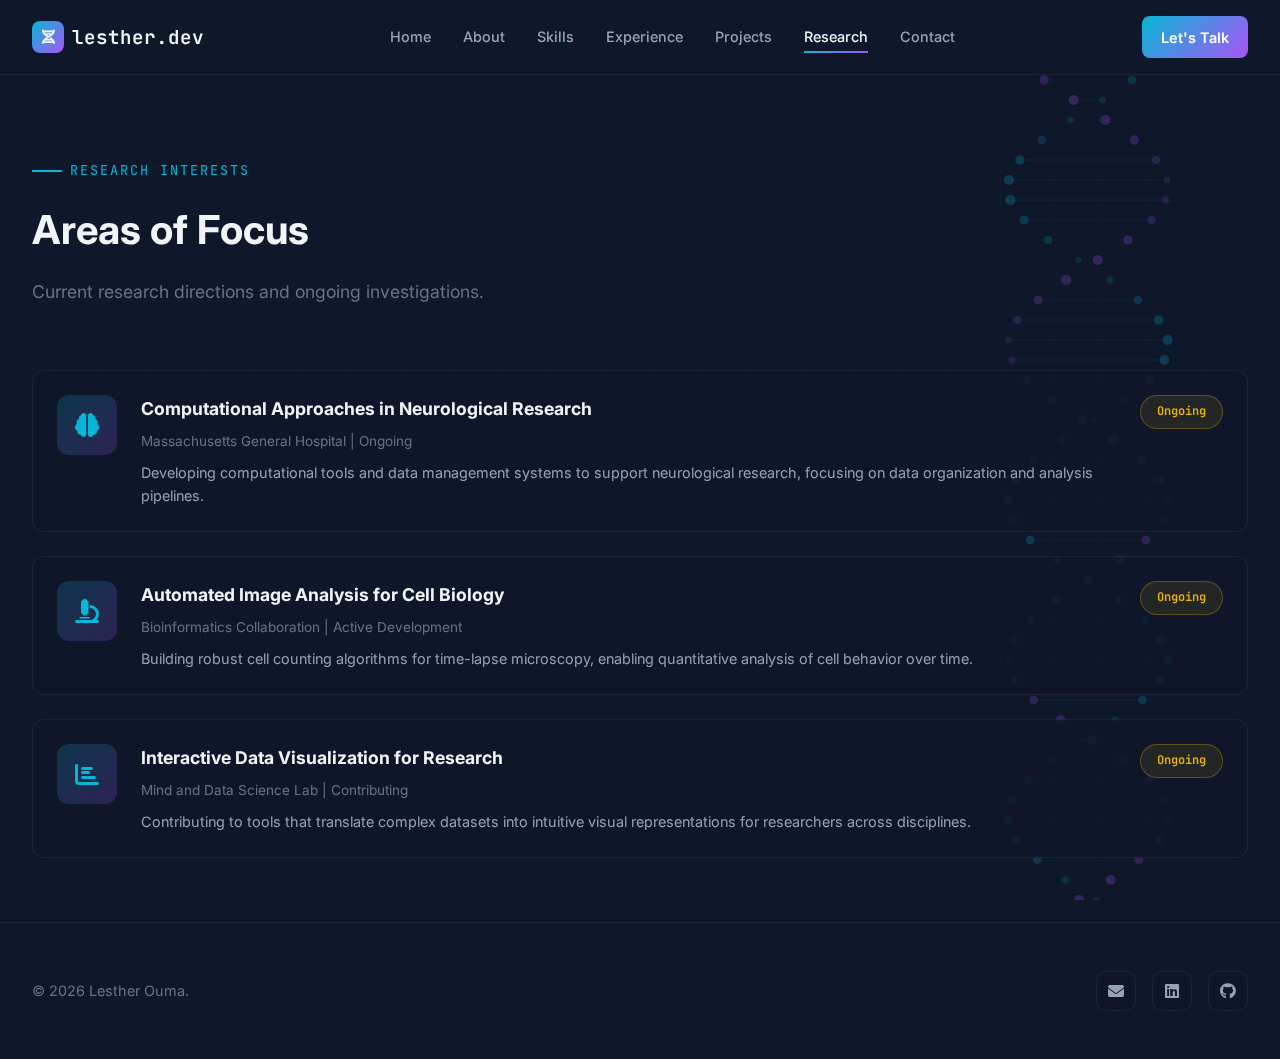
<file: research.html>
<!DOCTYPE html>
<html lang="en">
<head>
    <meta charset="UTF-8">
    <meta name="viewport" content="width=device-width, initial-scale=1.0">
    <title>Research | Lesther Ouma</title>
    <link href="https://cdnjs.cloudflare.com/ajax/libs/font-awesome/6.4.0/css/all.min.css" rel="stylesheet">
    <link href="https://fonts.googleapis.com/css2?family=JetBrains+Mono:wght@400;500;600;700&family=Inter:wght@300;400;500;600;700;800&display=swap" rel="stylesheet">
    <link href="styles.css" rel="stylesheet">
</head>
<body>
    <!-- Background Elements -->
    <div class="bg-grid"></div>
    <canvas id="dna-canvas"></canvas>
    <div class="particles">
        <div class="particle" style="left: 10%; animation-delay: 0s;"></div>
        <div class="particle" style="left: 20%; animation-delay: -3s;"></div>
        <div class="particle" style="left: 30%; animation-delay: -6s;"></div>
        <div class="particle" style="left: 40%; animation-delay: -9s;"></div>
        <div class="particle" style="left: 50%; animation-delay: -12s;"></div>
        <div class="particle" style="left: 60%; animation-delay: -15s;"></div>
        <div class="particle" style="left: 70%; animation-delay: -2s;"></div>
        <div class="particle" style="left: 80%; animation-delay: -7s;"></div>
        <div class="particle" style="left: 90%; animation-delay: -11s;"></div>
    </div>

    <!-- Navigation -->
    <nav id="navbar">
        <div class="nav-container">
            <a href="index.html" class="logo">
                <div class="logo-icon"><i class="fas fa-dna"></i></div>
                <span>lesther.dev</span>
            </a>
            <ul class="nav-links">
                <li><a href="index.html">Home</a></li>
                <li><a href="about.html">About</a></li>
                <li><a href="skills.html">Skills</a></li>
                <li><a href="experience.html">Experience</a></li>
                <li><a href="projects.html">Projects</a></li>
                <li><a href="research.html" class="active">Research</a></li>
                <li><a href="contact.html">Contact</a></li>
            </ul>
            <a href="contact.html" class="nav-cta">Let's Talk</a>
            <button class="mobile-menu-btn" id="mobile-menu-btn">
                <i class="fas fa-bars"></i>
            </button>
        </div>
    </nav>

    <!-- Mobile Menu -->
    <div class="mobile-menu" id="mobile-menu">
        <button class="mobile-menu-close" id="mobile-menu-close">
            <i class="fas fa-times"></i>
        </button>
        <a href="index.html">Home</a>
        <a href="about.html">About</a>
        <a href="skills.html">Skills</a>
        <a href="experience.html">Experience</a>
        <a href="projects.html">Projects</a>
        <a href="research.html">Research</a>
        <a href="contact.html">Contact</a>
    </div>

    <!-- Research/Publications Section -->
    <section class="page-header section">
        <div class="section-container">
            <div class="section-header">
                <div class="section-label">Research Interests</div>
                <h2 class="section-title">Areas of Focus</h2>
                <p class="section-subtitle">
                    Current research directions and ongoing investigations.
                </p>
            </div>
            <div class="publications-list">
                <div class="pub-card fade-in">
                    <div class="pub-icon"><i class="fas fa-brain"></i></div>
                    <div class="pub-content">
                        <h4>Computational Approaches in Neurological Research</h4>
                        <p class="pub-meta">Massachusetts General Hospital | Ongoing</p>
                        <p class="pub-description">
                            Developing computational tools and data management systems to support
                            neurological research, focusing on data organization and analysis pipelines.
                        </p>
                    </div>
                    <span class="pub-status ongoing">Ongoing</span>
                </div>
                <div class="pub-card fade-in">
                    <div class="pub-icon"><i class="fas fa-microscope"></i></div>
                    <div class="pub-content">
                        <h4>Automated Image Analysis for Cell Biology</h4>
                        <p class="pub-meta">Bioinformatics Collaboration | Active Development</p>
                        <p class="pub-description">
                            Building robust cell counting algorithms for time-lapse microscopy,
                            enabling quantitative analysis of cell behavior over time.
                        </p>
                    </div>
                    <span class="pub-status ongoing">Ongoing</span>
                </div>
                <div class="pub-card fade-in">
                    <div class="pub-icon"><i class="fas fa-chart-bar"></i></div>
                    <div class="pub-content">
                        <h4>Interactive Data Visualization for Research</h4>
                        <p class="pub-meta">Mind and Data Science Lab | Contributing</p>
                        <p class="pub-description">
                            Contributing to tools that translate complex datasets into
                            intuitive visual representations for researchers across disciplines.
                        </p>
                    </div>
                    <span class="pub-status ongoing">Ongoing</span>
                </div>
            </div>
        </div>
    </section>

    <!-- Footer -->
    <footer>
        <div class="footer-content">
            <p class="footer-text">&copy; 2026 Lesther Ouma.</p>
            <div class="footer-social">
                <a href="mailto:lestherouma@gmail.com" title="Email">
                    <i class="fas fa-envelope"></i>
                </a>
                <a href="https://linkedin.com/in/lesther-ouma-102a312b6" target="_blank" title="LinkedIn">
                    <i class="fab fa-linkedin"></i>
                </a>
                <a href="https://github.com/Takeya1" target="_blank" title="GitHub">
                    <i class="fab fa-github"></i>
                </a>
            </div>
        </div>
    </footer>

    <script src="main.js"></script>
</body>
</html>
</file>
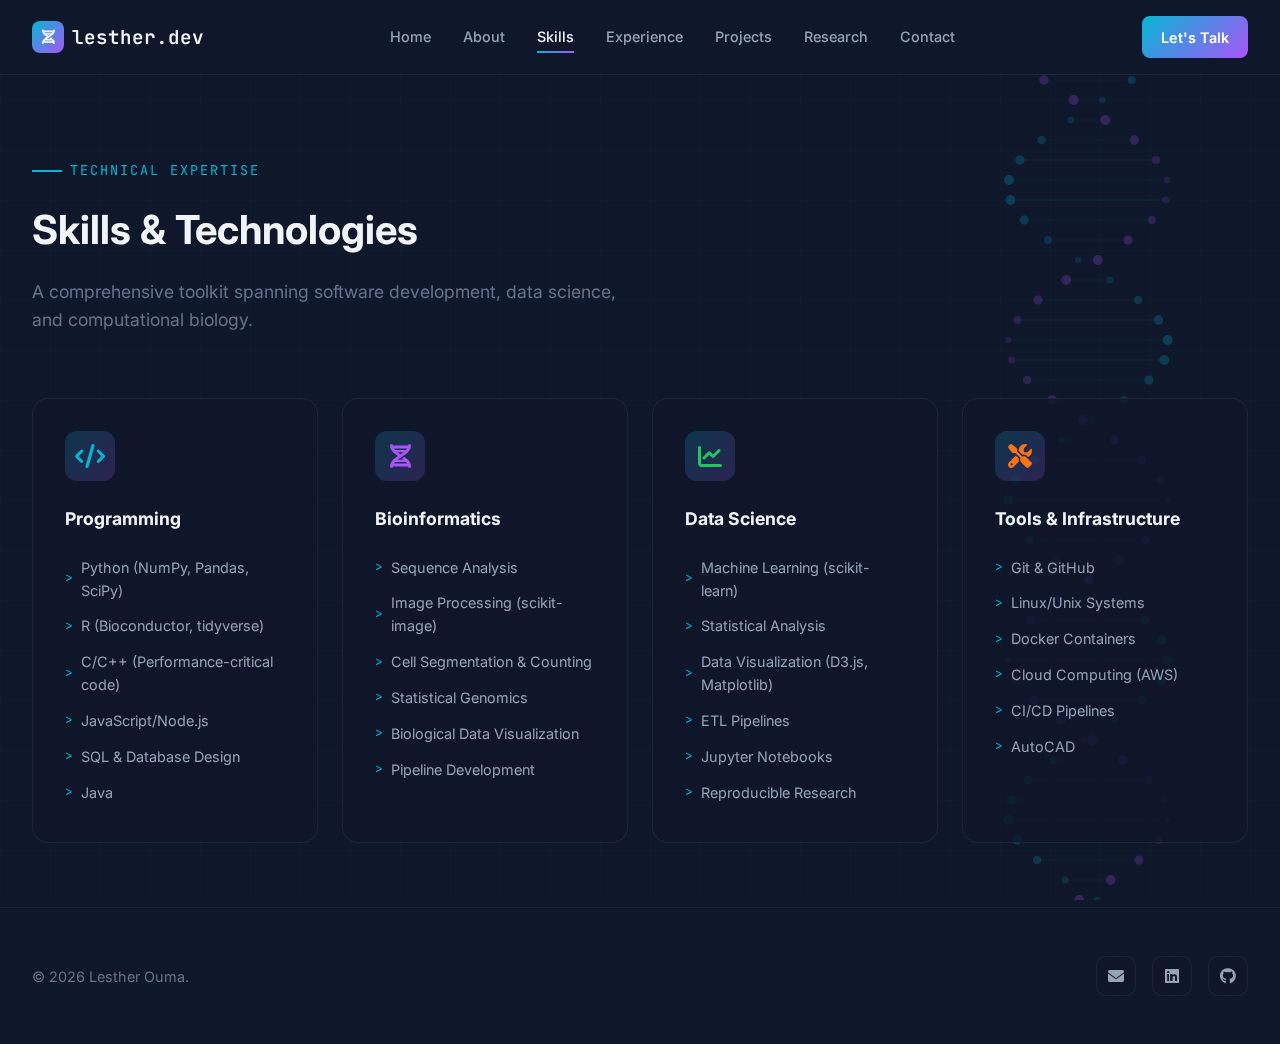
<file: skills.html>
<!DOCTYPE html>
<html lang="en">
<head>
    <meta charset="UTF-8">
    <meta name="viewport" content="width=device-width, initial-scale=1.0">
    <title>Skills | Lesther Ouma</title>
    <link href="https://cdnjs.cloudflare.com/ajax/libs/font-awesome/6.4.0/css/all.min.css" rel="stylesheet">
    <link href="https://fonts.googleapis.com/css2?family=JetBrains+Mono:wght@400;500;600;700&family=Inter:wght@300;400;500;600;700;800&display=swap" rel="stylesheet">
    <link href="styles.css" rel="stylesheet">
</head>
<body>
    <!-- Background Elements -->
    <div class="bg-grid"></div>
    <canvas id="dna-canvas"></canvas>
    <div class="particles">
        <div class="particle" style="left: 10%; animation-delay: 0s;"></div>
        <div class="particle" style="left: 20%; animation-delay: -3s;"></div>
        <div class="particle" style="left: 30%; animation-delay: -6s;"></div>
        <div class="particle" style="left: 40%; animation-delay: -9s;"></div>
        <div class="particle" style="left: 50%; animation-delay: -12s;"></div>
        <div class="particle" style="left: 60%; animation-delay: -15s;"></div>
        <div class="particle" style="left: 70%; animation-delay: -2s;"></div>
        <div class="particle" style="left: 80%; animation-delay: -7s;"></div>
        <div class="particle" style="left: 90%; animation-delay: -11s;"></div>
    </div>

    <!-- Navigation -->
    <nav id="navbar">
        <div class="nav-container">
            <a href="index.html" class="logo">
                <div class="logo-icon"><i class="fas fa-dna"></i></div>
                <span>lesther.dev</span>
            </a>
            <ul class="nav-links">
                <li><a href="index.html">Home</a></li>
                <li><a href="about.html">About</a></li>
                <li><a href="skills.html" class="active">Skills</a></li>
                <li><a href="experience.html">Experience</a></li>
                <li><a href="projects.html">Projects</a></li>
                <li><a href="research.html">Research</a></li>
                <li><a href="contact.html">Contact</a></li>
            </ul>
            <a href="contact.html" class="nav-cta">Let's Talk</a>
            <button class="mobile-menu-btn" id="mobile-menu-btn">
                <i class="fas fa-bars"></i>
            </button>
        </div>
    </nav>

    <!-- Mobile Menu -->
    <div class="mobile-menu" id="mobile-menu">
        <button class="mobile-menu-close" id="mobile-menu-close">
            <i class="fas fa-times"></i>
        </button>
        <a href="index.html">Home</a>
        <a href="about.html">About</a>
        <a href="skills.html">Skills</a>
        <a href="experience.html">Experience</a>
        <a href="projects.html">Projects</a>
        <a href="research.html">Research</a>
        <a href="contact.html">Contact</a>
    </div>

    <!-- Skills Section -->
    <section class="page-header section">
        <div class="section-container">
            <div class="section-header">
                <div class="section-label">Technical Expertise</div>
                <h2 class="section-title">Skills & Technologies</h2>
                <p class="section-subtitle">
                    A comprehensive toolkit spanning software development, data science, and computational biology.
                </p>
            </div>
            <div class="skills-grid">
                <div class="skill-card fade-in">
                    <div class="skill-icon"><i class="fas fa-code"></i></div>
                    <h3>Programming</h3>
                    <ul class="skill-list">
                        <li>Python (NumPy, Pandas, SciPy)</li>
                        <li>R (Bioconductor, tidyverse)</li>
                        <li>C/C++ (Performance-critical code)</li>
                        <li>JavaScript/Node.js</li>
                        <li>SQL & Database Design</li>
                        <li>Java</li>
                    </ul>
                </div>
                <div class="skill-card fade-in">
                    <div class="skill-icon"><i class="fas fa-dna"></i></div>
                    <h3>Bioinformatics</h3>
                    <ul class="skill-list">
                        <li>Sequence Analysis</li>
                        <li>Image Processing (scikit-image)</li>
                        <li>Cell Segmentation & Counting</li>
                        <li>Statistical Genomics</li>
                        <li>Biological Data Visualization</li>
                        <li>Pipeline Development</li>
                    </ul>
                </div>
                <div class="skill-card fade-in">
                    <div class="skill-icon"><i class="fas fa-chart-line"></i></div>
                    <h3>Data Science</h3>
                    <ul class="skill-list">
                        <li>Machine Learning (scikit-learn)</li>
                        <li>Statistical Analysis</li>
                        <li>Data Visualization (D3.js, Matplotlib)</li>
                        <li>ETL Pipelines</li>
                        <li>Jupyter Notebooks</li>
                        <li>Reproducible Research</li>
                    </ul>
                </div>
                <div class="skill-card fade-in">
                    <div class="skill-icon"><i class="fas fa-tools"></i></div>
                    <h3>Tools & Infrastructure</h3>
                    <ul class="skill-list">
                        <li>Git & GitHub</li>
                        <li>Linux/Unix Systems</li>
                        <li>Docker Containers</li>
                        <li>Cloud Computing (AWS)</li>
                        <li>CI/CD Pipelines</li>
                        <li>AutoCAD</li>
                    </ul>
                </div>
            </div>
        </div>
    </section>

    <!-- Footer -->
    <footer>
        <div class="footer-content">
            <p class="footer-text">&copy; 2026 Lesther Ouma.</p>
            <div class="footer-social">
                <a href="mailto:lestherouma@gmail.com" title="Email">
                    <i class="fas fa-envelope"></i>
                </a>
                <a href="https://linkedin.com/in/lesther-ouma-102a312b6" target="_blank" title="LinkedIn">
                    <i class="fab fa-linkedin"></i>
                </a>
                <a href="https://github.com/Takeya1" target="_blank" title="GitHub">
                    <i class="fab fa-github"></i>
                </a>
            </div>
        </div>
    </footer>

    <script src="main.js"></script>
</body>
</html>
</file>
<file: styles.css>
* {
    margin: 0;
    padding: 0;
    box-sizing: border-box;
}

:root {
    /* Computational Biology Palette - Deep ocean meets neural network */
    --primary: #0f172a;
    --primary-light: #1e293b;
    --accent-bio: #06b6d4;
    --accent-code: #a855f7;
    --accent-data: #22c55e;
    --accent-warm: #f97316;
    --text-primary: #f1f5f9;
    --text-secondary: #94a3b8;
    --text-muted: #64748b;
    --glass-bg: rgba(15, 23, 42, 0.8);
    --glass-border: rgba(148, 163, 184, 0.1);
    --glow-bio: 0 0 40px rgba(6, 182, 212, 0.3);
    --glow-code: 0 0 40px rgba(168, 85, 247, 0.3);
}

html {
    scroll-behavior: smooth;
}

body {
    font-family: 'Inter', -apple-system, BlinkMacSystemFont, sans-serif;
    background: var(--primary);
    color: var(--text-primary);
    line-height: 1.6;
    overflow-x: hidden;
}

/* Animated Background */
.bg-grid {
    position: fixed;
    inset: 0;
    background-image:
        linear-gradient(rgba(6, 182, 212, 0.03) 1px, transparent 1px),
        linear-gradient(90deg, rgba(6, 182, 212, 0.03) 1px, transparent 1px);
    background-size: 50px 50px;
    pointer-events: none;
    z-index: 0;
}

/* DNA Helix Animation Canvas */
#dna-canvas {
    position: fixed;
    top: 0;
    left: 0;
    width: 100%;
    height: 100%;
    pointer-events: none;
    z-index: 1;
    opacity: 0.4;
}

/* Floating Particles */
.particles {
    position: fixed;
    inset: 0;
    overflow: hidden;
    pointer-events: none;
    z-index: 1;
}

.particle {
    position: absolute;
    width: 4px;
    height: 4px;
    background: var(--accent-bio);
    border-radius: 50%;
    opacity: 0.3;
    animation: float 20s infinite ease-in-out;
}

.particle:nth-child(2n) { background: var(--accent-code); animation-delay: -5s; }
.particle:nth-child(3n) { background: var(--accent-data); animation-delay: -10s; }
.particle:nth-child(4n) { background: var(--accent-warm); animation-delay: -15s; }

@keyframes float {
    0%, 100% { transform: translateY(100vh) translateX(0) rotate(0deg); opacity: 0; }
    10% { opacity: 0.5; }
    90% { opacity: 0.5; }
    100% { transform: translateY(-100vh) translateX(100px) rotate(720deg); opacity: 0; }
}

/* Navigation */
nav {
    position: fixed;
    top: 0;
    width: 100%;
    z-index: 1000;
    padding: 1rem 0;
    background: rgba(15, 23, 42, 0.9);
    backdrop-filter: blur(20px);
    border-bottom: 1px solid var(--glass-border);
    transition: all 0.3s ease;
}

nav.scrolled {
    padding: 0.5rem 0;
    background: rgba(15, 23, 42, 0.95);
}

.nav-container {
    max-width: 1400px;
    margin: 0 auto;
    display: flex;
    justify-content: space-between;
    align-items: center;
    padding: 0 2rem;
}

.logo {
    font-family: 'JetBrains Mono', monospace;
    font-size: 1.2rem;
    font-weight: 600;
    color: var(--text-primary);
    display: flex;
    align-items: center;
    gap: 0.5rem;
    text-decoration: none;
}

.logo-icon {
    width: 32px;
    height: 32px;
    background: linear-gradient(135deg, var(--accent-bio), var(--accent-code));
    border-radius: 8px;
    display: flex;
    align-items: center;
    justify-content: center;
    font-size: 0.9rem;
}

.nav-links {
    display: flex;
    list-style: none;
    gap: 2rem;
}

.nav-links a {
    text-decoration: none;
    color: var(--text-secondary);
    font-size: 0.9rem;
    font-weight: 500;
    transition: all 0.3s ease;
    position: relative;
    padding: 0.5rem 0;
}

.nav-links a::after {
    content: '';
    position: absolute;
    bottom: 0;
    left: 0;
    width: 0;
    height: 2px;
    background: linear-gradient(90deg, var(--accent-bio), var(--accent-code));
    transition: width 0.3s ease;
}

.nav-links a:hover,
.nav-links a.active {
    color: var(--text-primary);
}

.nav-links a:hover::after,
.nav-links a.active::after {
    width: 100%;
}

.nav-cta {
    padding: 0.6rem 1.2rem;
    background: linear-gradient(135deg, var(--accent-bio), var(--accent-code));
    border: none;
    border-radius: 8px;
    color: white;
    font-weight: 600;
    font-size: 0.9rem;
    cursor: pointer;
    transition: all 0.3s ease;
    text-decoration: none;
}

.nav-cta:hover {
    transform: translateY(-2px);
    box-shadow: var(--glow-bio);
}

/* Hero Section */
.hero {
    min-height: 100vh;
    display: flex;
    align-items: center;
    position: relative;
    padding: 8rem 2rem 4rem;
}

.hero-container {
    max-width: 1400px;
    margin: 0 auto;
    display: grid;
    grid-template-columns: 1fr 1fr;
    gap: 4rem;
    align-items: center;
    position: relative;
    z-index: 10;
}

.hero-content {
    max-width: 600px;
}

.hero-badge {
    display: inline-flex;
    align-items: center;
    gap: 0.5rem;
    padding: 0.5rem 1rem;
    background: rgba(6, 182, 212, 0.1);
    border: 1px solid rgba(6, 182, 212, 0.3);
    border-radius: 50px;
    font-size: 0.85rem;
    color: var(--accent-bio);
    margin-bottom: 1.5rem;
    font-family: 'JetBrains Mono', monospace;
}

.hero-badge .pulse {
    width: 8px;
    height: 8px;
    background: var(--accent-data);
    border-radius: 50%;
    animation: pulse 2s infinite;
}

@keyframes pulse {
    0%, 100% { opacity: 1; transform: scale(1); }
    50% { opacity: 0.5; transform: scale(1.2); }
}

.hero h1 {
    font-size: 3.5rem;
    font-weight: 800;
    line-height: 1.1;
    margin-bottom: 1.5rem;
    background: linear-gradient(135deg, var(--text-primary) 0%, var(--accent-bio) 50%, var(--accent-code) 100%);
    -webkit-background-clip: text;
    -webkit-text-fill-color: transparent;
    background-clip: text;
}

.hero-subtitle {
    font-size: 1.5rem;
    color: var(--text-secondary);
    margin-bottom: 1.5rem;
    font-weight: 500;
}

.hero-description {
    font-size: 1.1rem;
    color: var(--text-muted);
    margin-bottom: 2rem;
    line-height: 1.8;
}

.hero-stats {
    display: flex;
    gap: 3rem;
    margin-bottom: 2rem;
    padding: 1.5rem 0;
    border-top: 1px solid var(--glass-border);
    border-bottom: 1px solid var(--glass-border);
}

.stat {
    text-align: left;
}

.stat-value {
    font-size: 2rem;
    font-weight: 700;
    font-family: 'JetBrains Mono', monospace;
    background: linear-gradient(135deg, var(--accent-bio), var(--accent-code));
    -webkit-background-clip: text;
    -webkit-text-fill-color: transparent;
    background-clip: text;
}

.stat-label {
    font-size: 0.85rem;
    color: var(--text-muted);
    text-transform: uppercase;
    letter-spacing: 0.5px;
}

.hero-buttons {
    display: flex;
    gap: 1rem;
    flex-wrap: wrap;
}

.btn {
    padding: 0.9rem 1.8rem;
    border-radius: 10px;
    font-weight: 600;
    font-size: 0.95rem;
    text-decoration: none;
    display: inline-flex;
    align-items: center;
    gap: 0.5rem;
    transition: all 0.3s ease;
    cursor: pointer;
    border: none;
}

.btn-primary {
    background: linear-gradient(135deg, var(--accent-bio), var(--accent-code));
    color: white;
}

.btn-primary:hover {
    transform: translateY(-3px);
    box-shadow: var(--glow-bio);
}

.btn-secondary {
    background: transparent;
    border: 1px solid var(--glass-border);
    color: var(--text-primary);
}

.btn-secondary:hover {
    background: rgba(255, 255, 255, 0.05);
    border-color: var(--accent-bio);
}

/* Hero Visual - Code + Biology Fusion */
.hero-visual {
    position: relative;
    height: 500px;
}

.code-window {
    position: absolute;
    top: 0;
    right: 0;
    width: 100%;
    max-width: 480px;
    background: var(--glass-bg);
    border: 1px solid var(--glass-border);
    border-radius: 16px;
    overflow: hidden;
    box-shadow: var(--glow-code);
    backdrop-filter: blur(10px);
}

.code-header {
    display: flex;
    align-items: center;
    gap: 0.5rem;
    padding: 1rem;
    background: rgba(0, 0, 0, 0.3);
    border-bottom: 1px solid var(--glass-border);
}

.code-dot {
    width: 12px;
    height: 12px;
    border-radius: 50%;
}

.code-dot.red { background: #ef4444; }
.code-dot.yellow { background: #eab308; }
.code-dot.green { background: #22c55e; }

.code-title {
    margin-left: 1rem;
    font-family: 'JetBrains Mono', monospace;
    font-size: 0.8rem;
    color: var(--text-muted);
}

.code-content {
    padding: 1.5rem;
    font-family: 'JetBrains Mono', monospace;
    font-size: 0.85rem;
    line-height: 1.8;
    overflow-x: auto;
}

.code-line {
    display: flex;
    gap: 1rem;
}

.line-number {
    color: var(--text-muted);
    user-select: none;
    min-width: 24px;
    text-align: right;
}

.code-keyword { color: #c792ea; }
.code-function { color: #82aaff; }
.code-string { color: #c3e88d; }
.code-comment { color: #546e7a; }
.code-variable { color: #f78c6c; }
.code-type { color: #ffcb6b; }

/* DNA Visualization Card */
.dna-card {
    position: absolute;
    bottom: 20px;
    left: 0;
    width: 280px;
    background: var(--glass-bg);
    border: 1px solid var(--glass-border);
    border-radius: 16px;
    padding: 1.5rem;
    backdrop-filter: blur(10px);
    box-shadow: var(--glow-bio);
}

.dna-card-header {
    display: flex;
    align-items: center;
    gap: 0.75rem;
    margin-bottom: 1rem;
}

.dna-card-icon {
    width: 40px;
    height: 40px;
    background: linear-gradient(135deg, var(--accent-bio), var(--accent-data));
    border-radius: 10px;
    display: flex;
    align-items: center;
    justify-content: center;
    font-size: 1.2rem;
}

.dna-card-title {
    font-size: 0.9rem;
    font-weight: 600;
}

.dna-card-subtitle {
    font-size: 0.75rem;
    color: var(--text-muted);
}

.dna-sequence {
    font-family: 'JetBrains Mono', monospace;
    font-size: 0.75rem;
    display: flex;
    flex-wrap: wrap;
    gap: 0.25rem;
    margin-bottom: 1rem;
}

.base {
    padding: 0.2rem 0.4rem;
    border-radius: 4px;
    font-weight: 600;
}

.base-a { background: rgba(239, 68, 68, 0.2); color: #ef4444; }
.base-t { background: rgba(34, 197, 94, 0.2); color: #22c55e; }
.base-g { background: rgba(234, 179, 8, 0.2); color: #eab308; }
.base-c { background: rgba(6, 182, 212, 0.2); color: #06b6d4; }

.dna-bar {
    height: 4px;
    background: var(--glass-border);
    border-radius: 2px;
    overflow: hidden;
}

.dna-bar-fill {
    height: 100%;
    width: 78%;
    background: linear-gradient(90deg, var(--accent-bio), var(--accent-data));
    border-radius: 2px;
    animation: progressPulse 2s infinite;
}

@keyframes progressPulse {
    0%, 100% { opacity: 1; }
    50% { opacity: 0.7; }
}

/* Sections */
.section {
    padding: 6rem 2rem;
    position: relative;
    z-index: 10;
}

/* Page Header for non-home pages */
.page-header {
    padding: 10rem 2rem 4rem;
    position: relative;
    z-index: 10;
}

.section-container {
    max-width: 1400px;
    margin: 0 auto;
}

.section-header {
    margin-bottom: 4rem;
}

.section-label {
    font-family: 'JetBrains Mono', monospace;
    font-size: 0.85rem;
    color: var(--accent-bio);
    text-transform: uppercase;
    letter-spacing: 2px;
    margin-bottom: 1rem;
    display: flex;
    align-items: center;
    gap: 0.5rem;
}

.section-label::before {
    content: '';
    width: 30px;
    height: 2px;
    background: var(--accent-bio);
}

.section-title {
    font-size: 2.5rem;
    font-weight: 700;
    margin-bottom: 1rem;
}

.section-subtitle {
    font-size: 1.1rem;
    color: var(--text-muted);
    max-width: 600px;
}

/* About Section */
.about-grid {
    display: grid;
    grid-template-columns: 1fr 2fr;
    gap: 4rem;
    align-items: start;
}

.about-image-container {
    position: relative;
}

.about-image {
    width: 100%;
    max-width: 350px;
    border-radius: 20px;
    border: 2px solid var(--glass-border);
    position: relative;
    z-index: 2;
}

.about-image-decoration {
    position: absolute;
    top: -20px;
    left: -20px;
    right: 20px;
    bottom: 20px;
    border: 2px solid var(--accent-bio);
    border-radius: 20px;
    z-index: 1;
    opacity: 0.3;
}

.about-content h3 {
    font-size: 1.8rem;
    margin-bottom: 1.5rem;
    color: var(--text-primary);
}

.about-content p {
    color: var(--text-secondary);
    margin-bottom: 1.5rem;
    line-height: 1.8;
}

.about-tags {
    display: flex;
    flex-wrap: wrap;
    gap: 0.75rem;
    margin-top: 2rem;
}

.about-tag {
    padding: 0.5rem 1rem;
    background: rgba(6, 182, 212, 0.1);
    border: 1px solid rgba(6, 182, 212, 0.3);
    border-radius: 50px;
    font-size: 0.85rem;
    color: var(--accent-bio);
    font-family: 'JetBrains Mono', monospace;
}

/* Skills Section */
.skills-grid {
    display: grid;
    grid-template-columns: repeat(4, 1fr);
    gap: 1.5rem;
}

.skill-card {
    background: var(--glass-bg);
    border: 1px solid var(--glass-border);
    border-radius: 16px;
    padding: 2rem;
    transition: all 0.3s ease;
    position: relative;
    overflow: hidden;
}

.skill-card::before {
    content: '';
    position: absolute;
    top: 0;
    left: 0;
    right: 0;
    height: 3px;
    background: linear-gradient(90deg, var(--accent-bio), var(--accent-code));
    opacity: 0;
    transition: opacity 0.3s ease;
}

.skill-card:hover {
    transform: translateY(-5px);
    border-color: var(--accent-bio);
}

.skill-card:hover::before {
    opacity: 1;
}

.skill-icon {
    width: 50px;
    height: 50px;
    background: linear-gradient(135deg, rgba(6, 182, 212, 0.2), rgba(168, 85, 247, 0.2));
    border-radius: 12px;
    display: flex;
    align-items: center;
    justify-content: center;
    font-size: 1.5rem;
    margin-bottom: 1.5rem;
    color: var(--accent-bio);
}

.skill-card:nth-child(2) .skill-icon { color: var(--accent-code); }
.skill-card:nth-child(3) .skill-icon { color: var(--accent-data); }
.skill-card:nth-child(4) .skill-icon { color: var(--accent-warm); }

.skill-card h3 {
    font-size: 1.1rem;
    margin-bottom: 1rem;
}

.skill-list {
    list-style: none;
}

.skill-list li {
    padding: 0.4rem 0;
    color: var(--text-secondary);
    font-size: 0.9rem;
    display: flex;
    align-items: center;
    gap: 0.5rem;
}

.skill-list li::before {
    content: '>';
    color: var(--accent-bio);
    font-family: 'JetBrains Mono', monospace;
    font-size: 0.8rem;
}

/* Experience Section */
.experience-grid {
    display: grid;
    gap: 2rem;
}

.exp-card {
    display: grid;
    grid-template-columns: 200px 1fr;
    gap: 3rem;
    padding: 2rem;
    background: var(--glass-bg);
    border: 1px solid var(--glass-border);
    border-radius: 16px;
    transition: all 0.3s ease;
    position: relative;
}

.exp-card::before {
    content: '';
    position: absolute;
    left: 0;
    top: 0;
    bottom: 0;
    width: 3px;
    background: linear-gradient(180deg, var(--accent-bio), var(--accent-code));
    border-radius: 3px 0 0 3px;
    opacity: 0;
    transition: opacity 0.3s ease;
}

.exp-card:hover {
    border-color: var(--accent-bio);
}

.exp-card:hover::before {
    opacity: 1;
}

.exp-date {
    font-family: 'JetBrains Mono', monospace;
    font-size: 0.85rem;
    color: var(--accent-bio);
}

.exp-location {
    font-size: 0.85rem;
    color: var(--text-muted);
    margin-top: 0.25rem;
}

.exp-content h3 {
    font-size: 1.3rem;
    margin-bottom: 0.5rem;
}

.exp-company {
    color: var(--accent-code);
    font-weight: 600;
    margin-bottom: 1rem;
}

.exp-description {
    color: var(--text-secondary);
    line-height: 1.7;
}

.exp-description ul {
    margin-top: 1rem;
    padding-left: 1.5rem;
}

.exp-description li {
    margin-bottom: 0.5rem;
}

.exp-tech {
    display: flex;
    flex-wrap: wrap;
    gap: 0.5rem;
    margin-top: 1rem;
}

.exp-tech span {
    padding: 0.3rem 0.8rem;
    background: rgba(168, 85, 247, 0.1);
    border: 1px solid rgba(168, 85, 247, 0.3);
    border-radius: 6px;
    font-size: 0.75rem;
    color: var(--accent-code);
    font-family: 'JetBrains Mono', monospace;
}

/* Projects Section */
.projects-grid {
    display: grid;
    grid-template-columns: repeat(2, 1fr);
    gap: 2rem;
}

.project-card {
    background: var(--glass-bg);
    border: 1px solid var(--glass-border);
    border-radius: 20px;
    overflow: hidden;
    transition: all 0.3s ease;
}

.project-card:hover {
    transform: translateY(-10px);
    border-color: var(--accent-bio);
    box-shadow: var(--glow-bio);
}

.project-card.featured {
    grid-column: span 2;
    display: grid;
    grid-template-columns: 1fr 1fr;
}

.project-image {
    height: 200px;
    background: linear-gradient(135deg, var(--primary-light), var(--primary));
    display: flex;
    align-items: center;
    justify-content: center;
    position: relative;
    overflow: hidden;
}

.project-card.featured .project-image {
    height: 100%;
    min-height: 300px;
}

.project-image-icon {
    font-size: 4rem;
    color: var(--accent-bio);
    opacity: 0.5;
    z-index: 1;
}

.project-image::before {
    content: '';
    position: absolute;
    inset: 0;
    background:
        radial-gradient(circle at 20% 50%, rgba(6, 182, 212, 0.2) 0%, transparent 50%),
        radial-gradient(circle at 80% 50%, rgba(168, 85, 247, 0.2) 0%, transparent 50%);
}

.project-content {
    padding: 2rem;
}

.project-tag {
    display: inline-block;
    padding: 0.3rem 0.8rem;
    background: rgba(6, 182, 212, 0.1);
    border: 1px solid rgba(6, 182, 212, 0.3);
    border-radius: 50px;
    font-size: 0.75rem;
    color: var(--accent-bio);
    font-family: 'JetBrains Mono', monospace;
    margin-bottom: 1rem;
}

.project-title {
    font-size: 1.4rem;
    margin-bottom: 1rem;
}

.project-description {
    color: var(--text-secondary);
    margin-bottom: 1.5rem;
    line-height: 1.7;
}

.project-tech-stack {
    display: flex;
    flex-wrap: wrap;
    gap: 0.5rem;
    margin-bottom: 1.5rem;
}

.project-tech-stack span {
    padding: 0.25rem 0.6rem;
    background: var(--primary-light);
    border-radius: 4px;
    font-size: 0.75rem;
    color: var(--text-muted);
    font-family: 'JetBrains Mono', monospace;
}

.project-links {
    display: flex;
    gap: 1rem;
}

.project-link {
    display: flex;
    align-items: center;
    gap: 0.5rem;
    color: var(--text-secondary);
    text-decoration: none;
    font-size: 0.9rem;
    transition: all 0.3s ease;
}

.project-link:hover {
    color: var(--accent-bio);
}

/* Publications Section */
.publications-list {
    display: grid;
    gap: 1.5rem;
}

.pub-card {
    display: grid;
    grid-template-columns: 60px 1fr auto;
    gap: 1.5rem;
    padding: 1.5rem;
    background: var(--glass-bg);
    border: 1px solid var(--glass-border);
    border-radius: 12px;
    align-items: start;
    transition: all 0.3s ease;
}

.pub-card:hover {
    border-color: var(--accent-bio);
}

.pub-icon {
    width: 60px;
    height: 60px;
    background: linear-gradient(135deg, rgba(6, 182, 212, 0.2), rgba(168, 85, 247, 0.2));
    border-radius: 12px;
    display: flex;
    align-items: center;
    justify-content: center;
    font-size: 1.5rem;
    color: var(--accent-bio);
}

.pub-content h4 {
    font-size: 1.1rem;
    margin-bottom: 0.5rem;
}

.pub-meta {
    font-size: 0.85rem;
    color: var(--text-muted);
    margin-bottom: 0.5rem;
}

.pub-description {
    color: var(--text-secondary);
    font-size: 0.9rem;
}

.pub-status {
    padding: 0.4rem 1rem;
    border-radius: 50px;
    font-size: 0.75rem;
    font-weight: 600;
    font-family: 'JetBrains Mono', monospace;
}

.pub-status.ongoing {
    background: rgba(234, 179, 8, 0.1);
    color: #eab308;
    border: 1px solid rgba(234, 179, 8, 0.3);
}

.pub-status.completed {
    background: rgba(34, 197, 94, 0.1);
    color: #22c55e;
    border: 1px solid rgba(34, 197, 94, 0.3);
}

/* Contact Section */
.contact-grid {
    display: grid;
    grid-template-columns: 1fr 1.5fr;
    gap: 4rem;
}

.contact-info h3 {
    font-size: 1.8rem;
    margin-bottom: 1rem;
}

.contact-info p {
    color: var(--text-secondary);
    margin-bottom: 2rem;
    line-height: 1.8;
}

.contact-links {
    display: flex;
    flex-direction: column;
    gap: 1rem;
}

.contact-link {
    display: flex;
    align-items: center;
    gap: 1rem;
    padding: 1rem;
    background: var(--glass-bg);
    border: 1px solid var(--glass-border);
    border-radius: 12px;
    color: var(--text-primary);
    text-decoration: none;
    transition: all 0.3s ease;
}

.contact-link:hover {
    border-color: var(--accent-bio);
    transform: translateX(10px);
}

.contact-link i {
    width: 40px;
    height: 40px;
    background: linear-gradient(135deg, rgba(6, 182, 212, 0.2), rgba(168, 85, 247, 0.2));
    border-radius: 10px;
    display: flex;
    align-items: center;
    justify-content: center;
    color: var(--accent-bio);
}

.contact-link span {
    color: var(--text-secondary);
    font-size: 0.9rem;
}

.contact-form {
    background: var(--glass-bg);
    border: 1px solid var(--glass-border);
    border-radius: 20px;
    padding: 2.5rem;
}

.form-row {
    display: grid;
    grid-template-columns: 1fr 1fr;
    gap: 1rem;
    margin-bottom: 1rem;
}

.form-group {
    margin-bottom: 1.5rem;
}

.form-group label {
    display: block;
    margin-bottom: 0.5rem;
    font-size: 0.9rem;
    color: var(--text-secondary);
}

.form-group input,
.form-group textarea {
    width: 100%;
    padding: 1rem;
    background: var(--primary-light);
    border: 1px solid var(--glass-border);
    border-radius: 10px;
    color: var(--text-primary);
    font-size: 1rem;
    font-family: inherit;
    transition: all 0.3s ease;
}

.form-group input:focus,
.form-group textarea:focus {
    outline: none;
    border-color: var(--accent-bio);
}

.form-group textarea {
    height: 150px;
    resize: vertical;
}

/* Footer */
footer {
    padding: 3rem 2rem;
    border-top: 1px solid var(--glass-border);
    text-align: center;
    position: relative;
    z-index: 10;
}

.footer-content {
    max-width: 1400px;
    margin: 0 auto;
    display: flex;
    justify-content: space-between;
    align-items: center;
}

.footer-text {
    color: var(--text-muted);
    font-size: 0.9rem;
}

.footer-social {
    display: flex;
    gap: 1rem;
}

.footer-social a {
    width: 40px;
    height: 40px;
    background: var(--glass-bg);
    border: 1px solid var(--glass-border);
    border-radius: 10px;
    display: flex;
    align-items: center;
    justify-content: center;
    color: var(--text-secondary);
    text-decoration: none;
    transition: all 0.3s ease;
}

.footer-social a:hover {
    border-color: var(--accent-bio);
    color: var(--accent-bio);
}

/* Mobile Menu */
.mobile-menu-btn {
    display: none;
    background: none;
    border: none;
    color: var(--text-primary);
    font-size: 1.5rem;
    cursor: pointer;
}

/* Mobile Menu Overlay */
.mobile-menu {
    display: none;
    position: fixed;
    top: 0;
    left: 0;
    width: 100%;
    height: 100%;
    background: rgba(15, 23, 42, 0.98);
    z-index: 999;
    flex-direction: column;
    justify-content: center;
    align-items: center;
    gap: 2rem;
}

.mobile-menu.active {
    display: flex;
}

.mobile-menu a {
    color: var(--text-primary);
    text-decoration: none;
    font-size: 1.5rem;
    font-weight: 500;
    transition: color 0.3s ease;
}

.mobile-menu a:hover {
    color: var(--accent-bio);
}

.mobile-menu-close {
    position: absolute;
    top: 2rem;
    right: 2rem;
    background: none;
    border: none;
    color: var(--text-primary);
    font-size: 2rem;
    cursor: pointer;
}

/* Responsive */
@media (max-width: 1200px) {
    .skills-grid {
        grid-template-columns: repeat(2, 1fr);
    }
}

@media (max-width: 992px) {
    .hero-container {
        grid-template-columns: 1fr;
        text-align: center;
    }

    .hero-content {
        max-width: 100%;
    }

    .hero-stats {
        justify-content: center;
    }

    .hero-buttons {
        justify-content: center;
    }

    .hero-visual {
        display: none;
    }

    .about-grid {
        grid-template-columns: 1fr;
        text-align: center;
    }

    .about-image-container {
        display: flex;
        justify-content: center;
    }

    .projects-grid {
        grid-template-columns: 1fr;
    }

    .project-card.featured {
        grid-column: span 1;
        grid-template-columns: 1fr;
    }

    .contact-grid {
        grid-template-columns: 1fr;
    }

    .exp-card {
        grid-template-columns: 1fr;
        gap: 1rem;
    }
}

@media (max-width: 768px) {
    .nav-links {
        display: none;
    }

    .nav-cta {
        display: none;
    }

    .mobile-menu-btn {
        display: block;
    }

    .hero h1 {
        font-size: 2.5rem;
    }

    .hero-subtitle {
        font-size: 1.2rem;
    }

    .hero-stats {
        flex-direction: column;
        gap: 1.5rem;
    }

    .stat {
        text-align: center;
    }

    .skills-grid {
        grid-template-columns: 1fr;
    }

    .section-title {
        font-size: 2rem;
    }

    .form-row {
        grid-template-columns: 1fr;
    }

    .footer-content {
        flex-direction: column;
        gap: 1.5rem;
    }

    .pub-card {
        grid-template-columns: 1fr;
    }

    .pub-icon {
        display: none;
    }

    .pub-status {
        justify-self: start;
    }
}

/* Scroll animations */
.fade-in {
    opacity: 0;
    transform: translateY(30px);
    transition: all 0.6s ease;
}

.fade-in.visible {
    opacity: 1;
    transform: translateY(0);
}

/* Typing animation */
.typing-cursor {
    animation: blink 1s infinite;
}

@keyframes blink {
    0%, 50% { opacity: 1; }
    51%, 100% { opacity: 0; }
}
</file>
